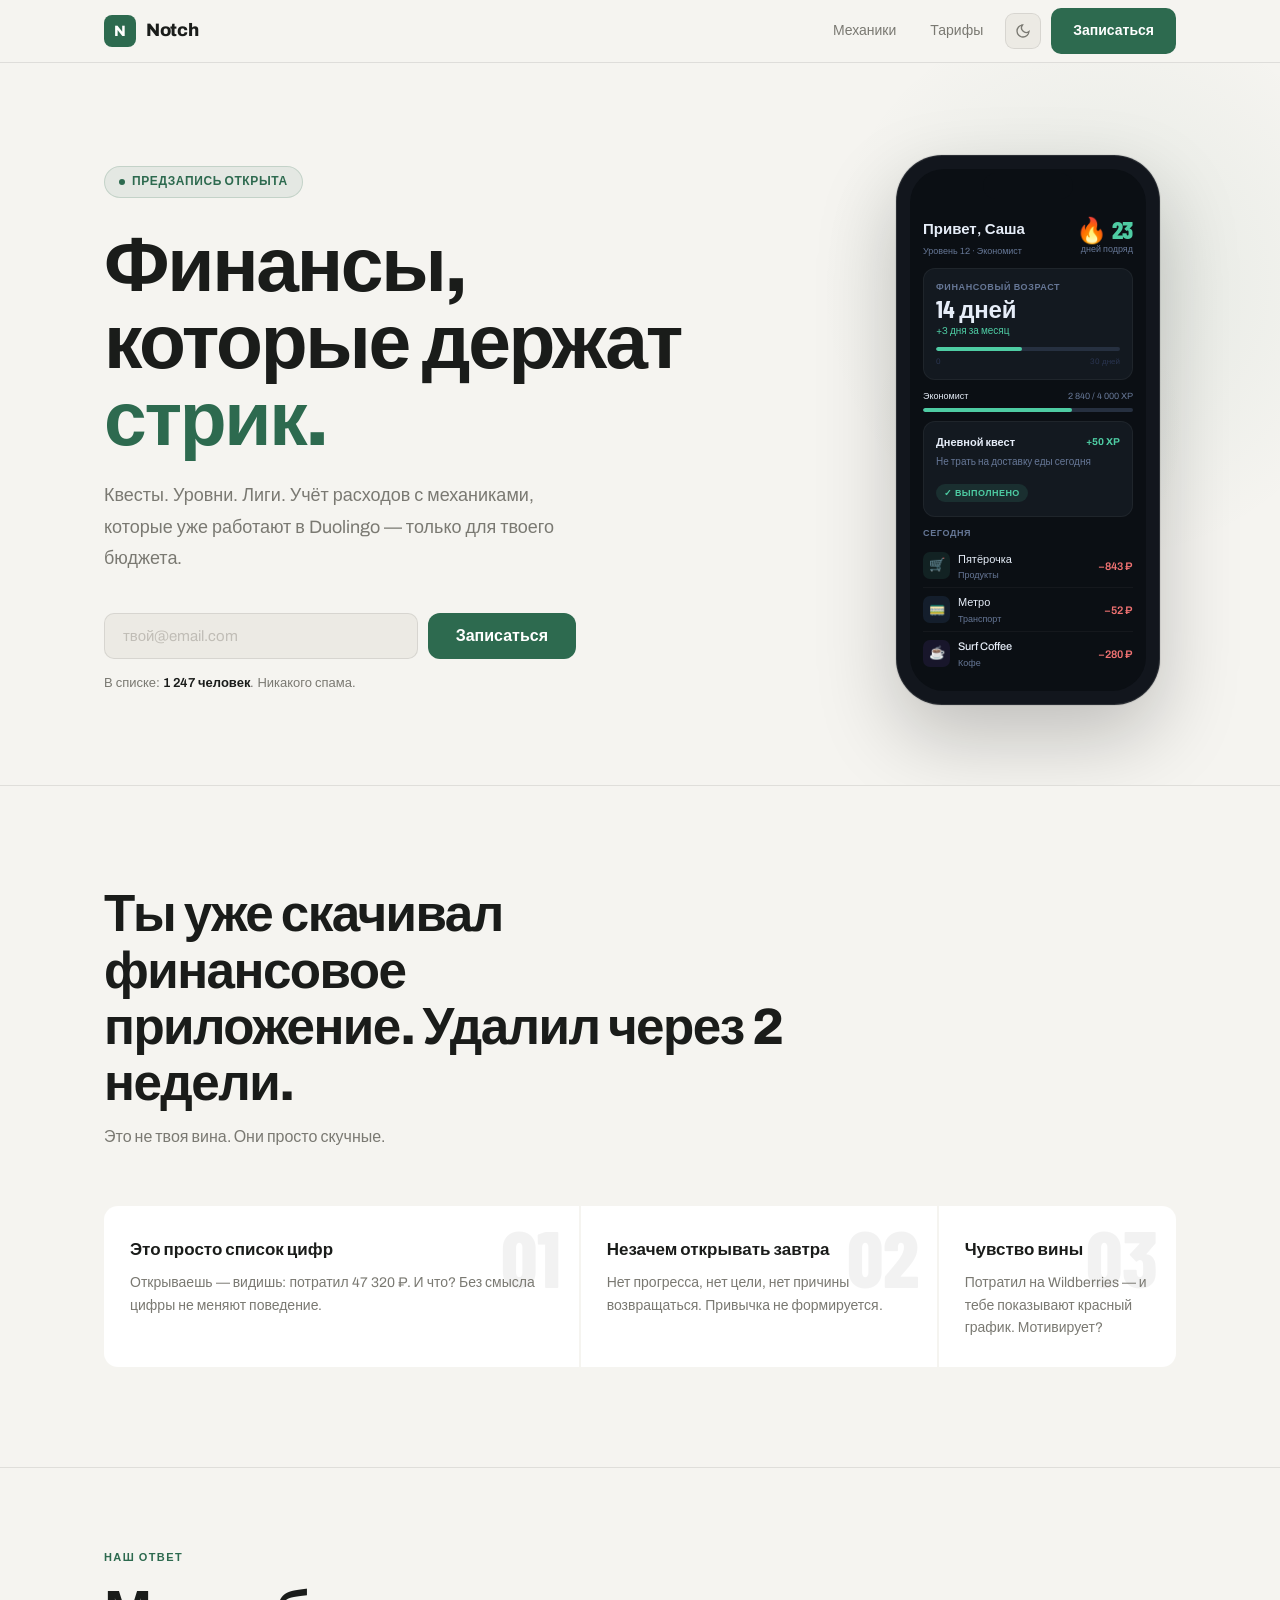
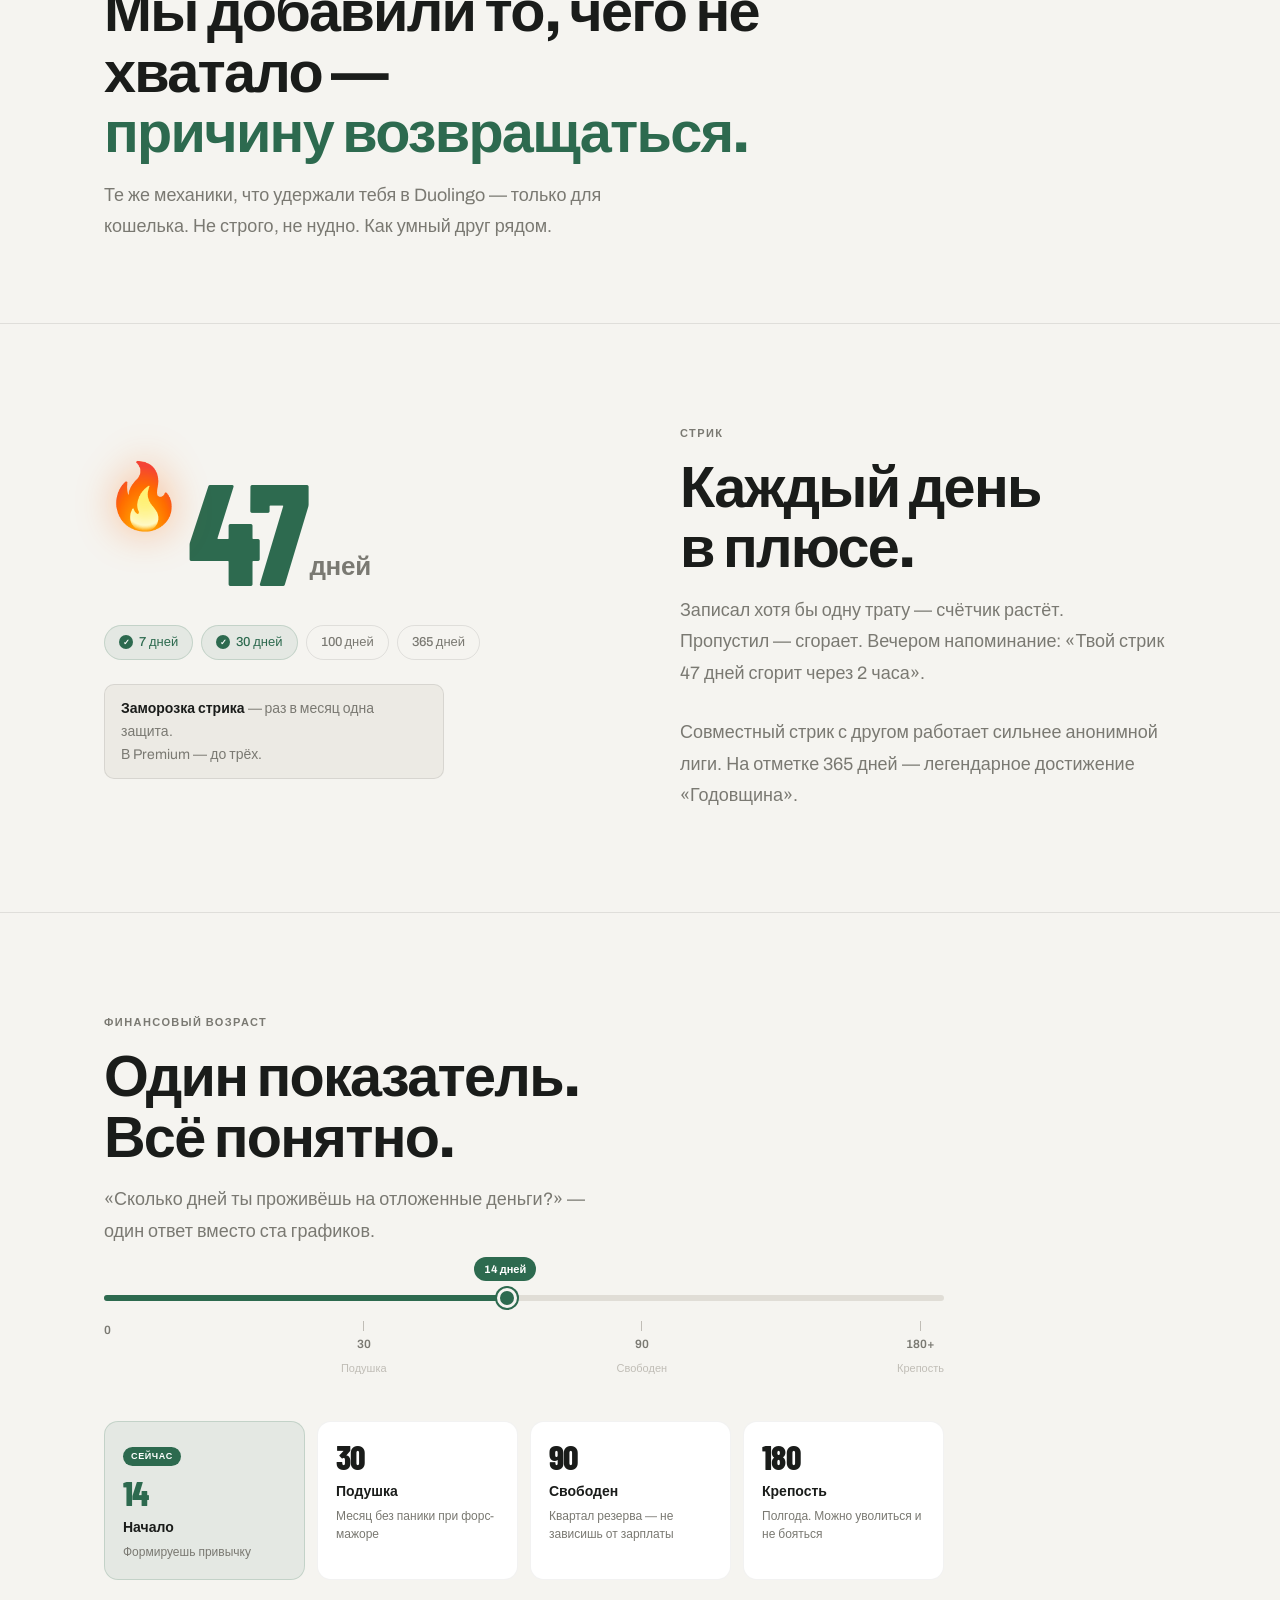
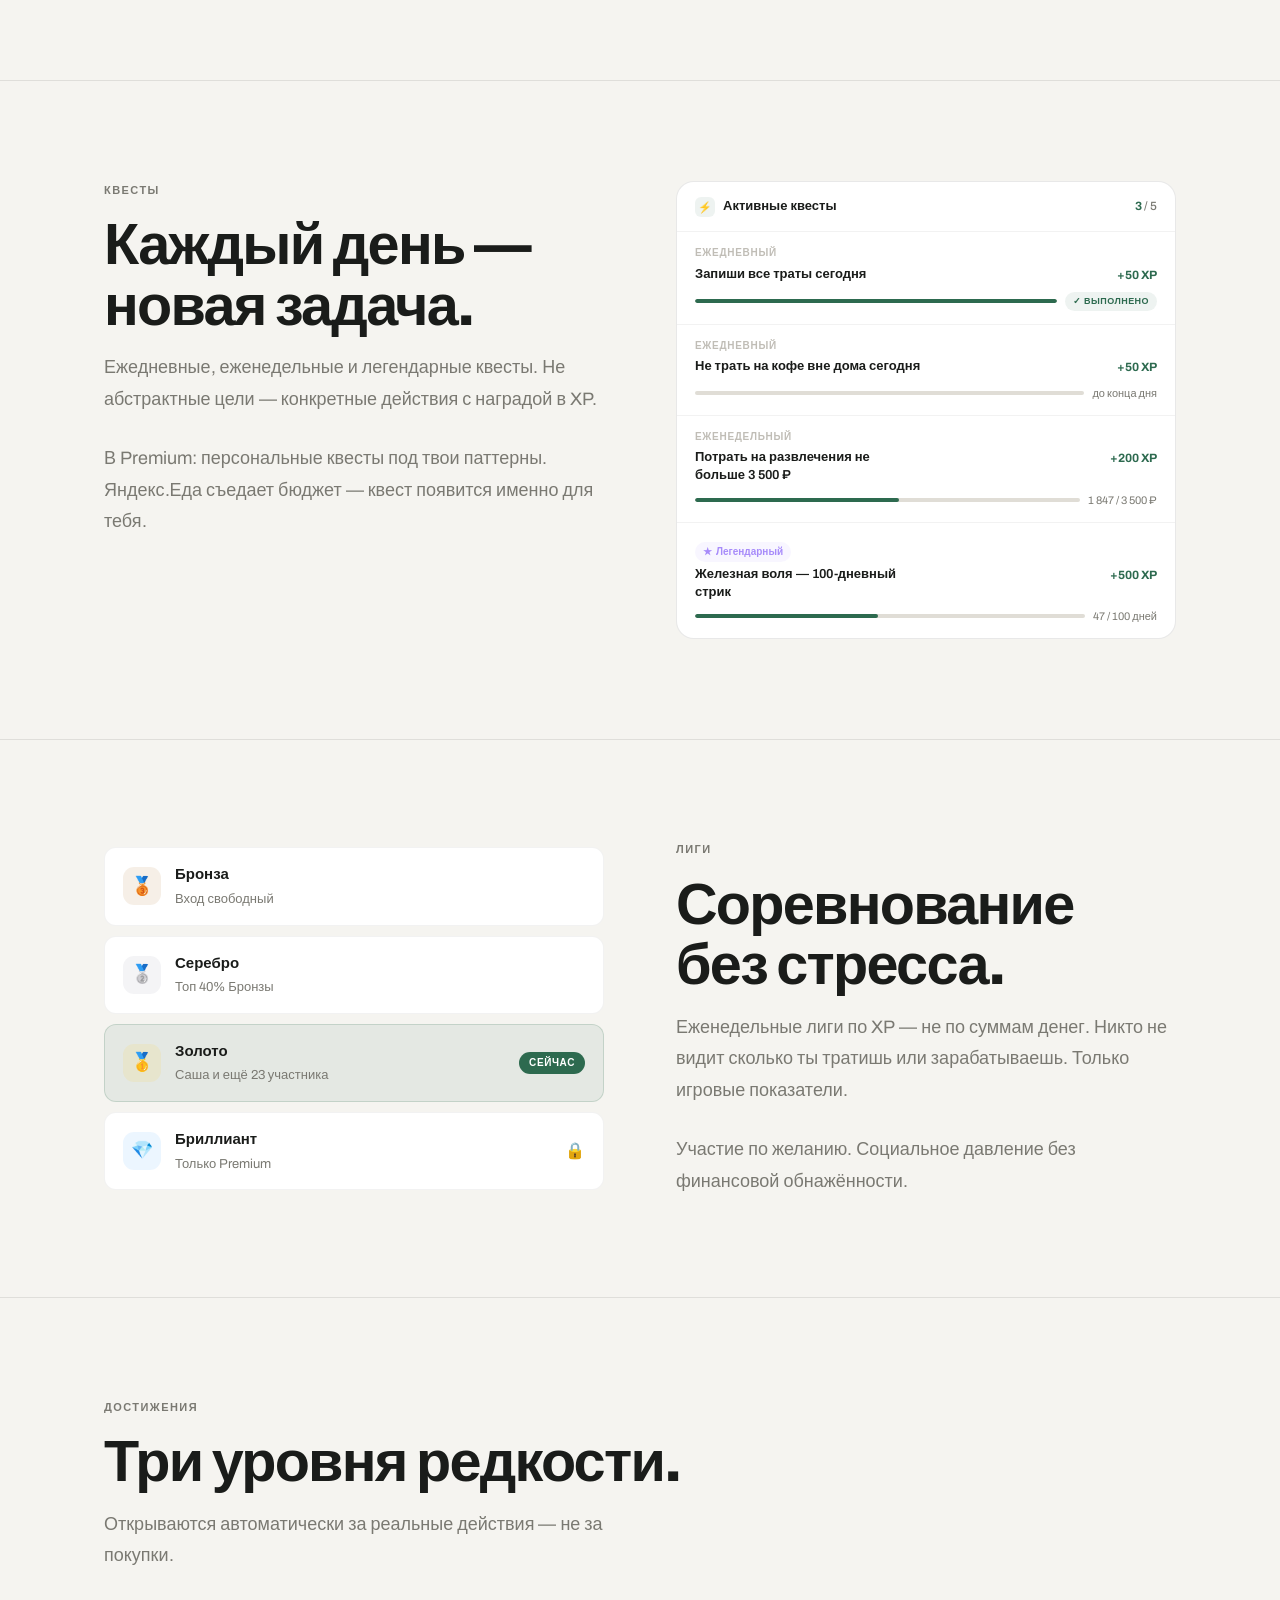
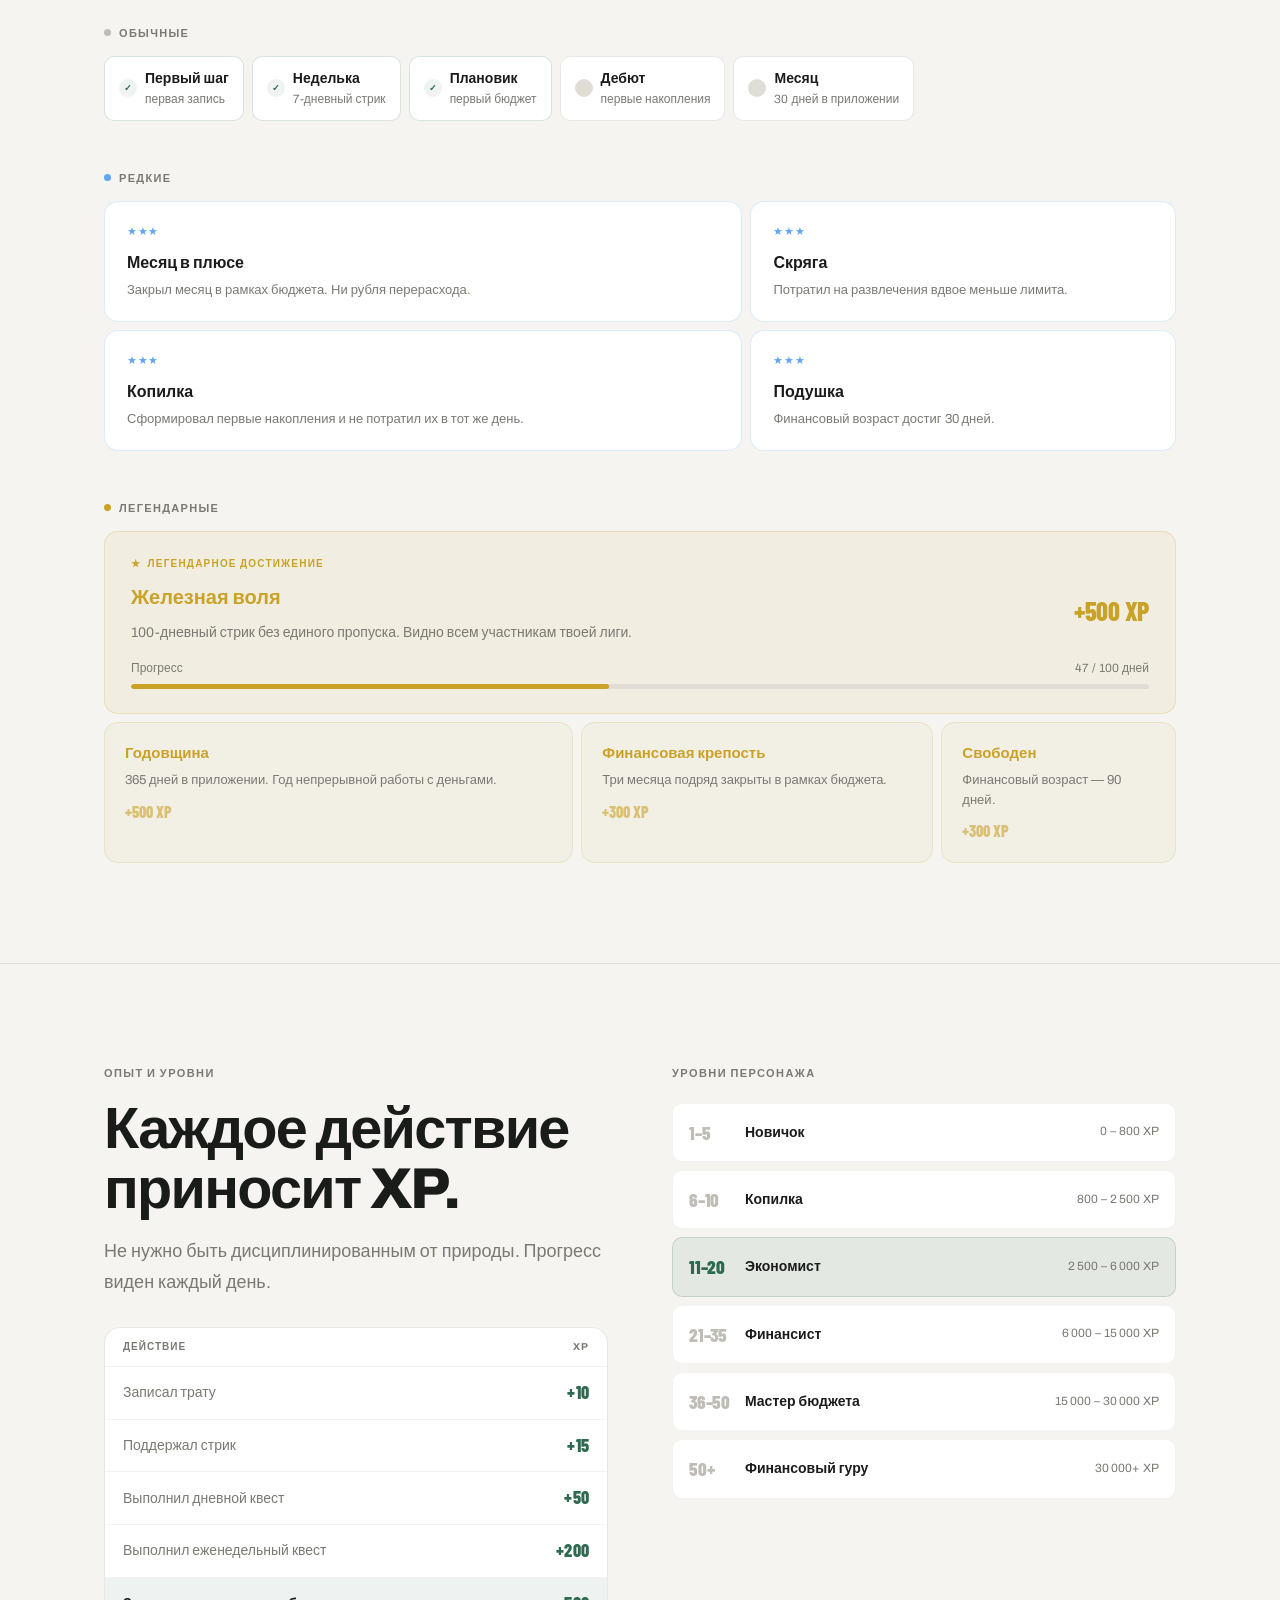
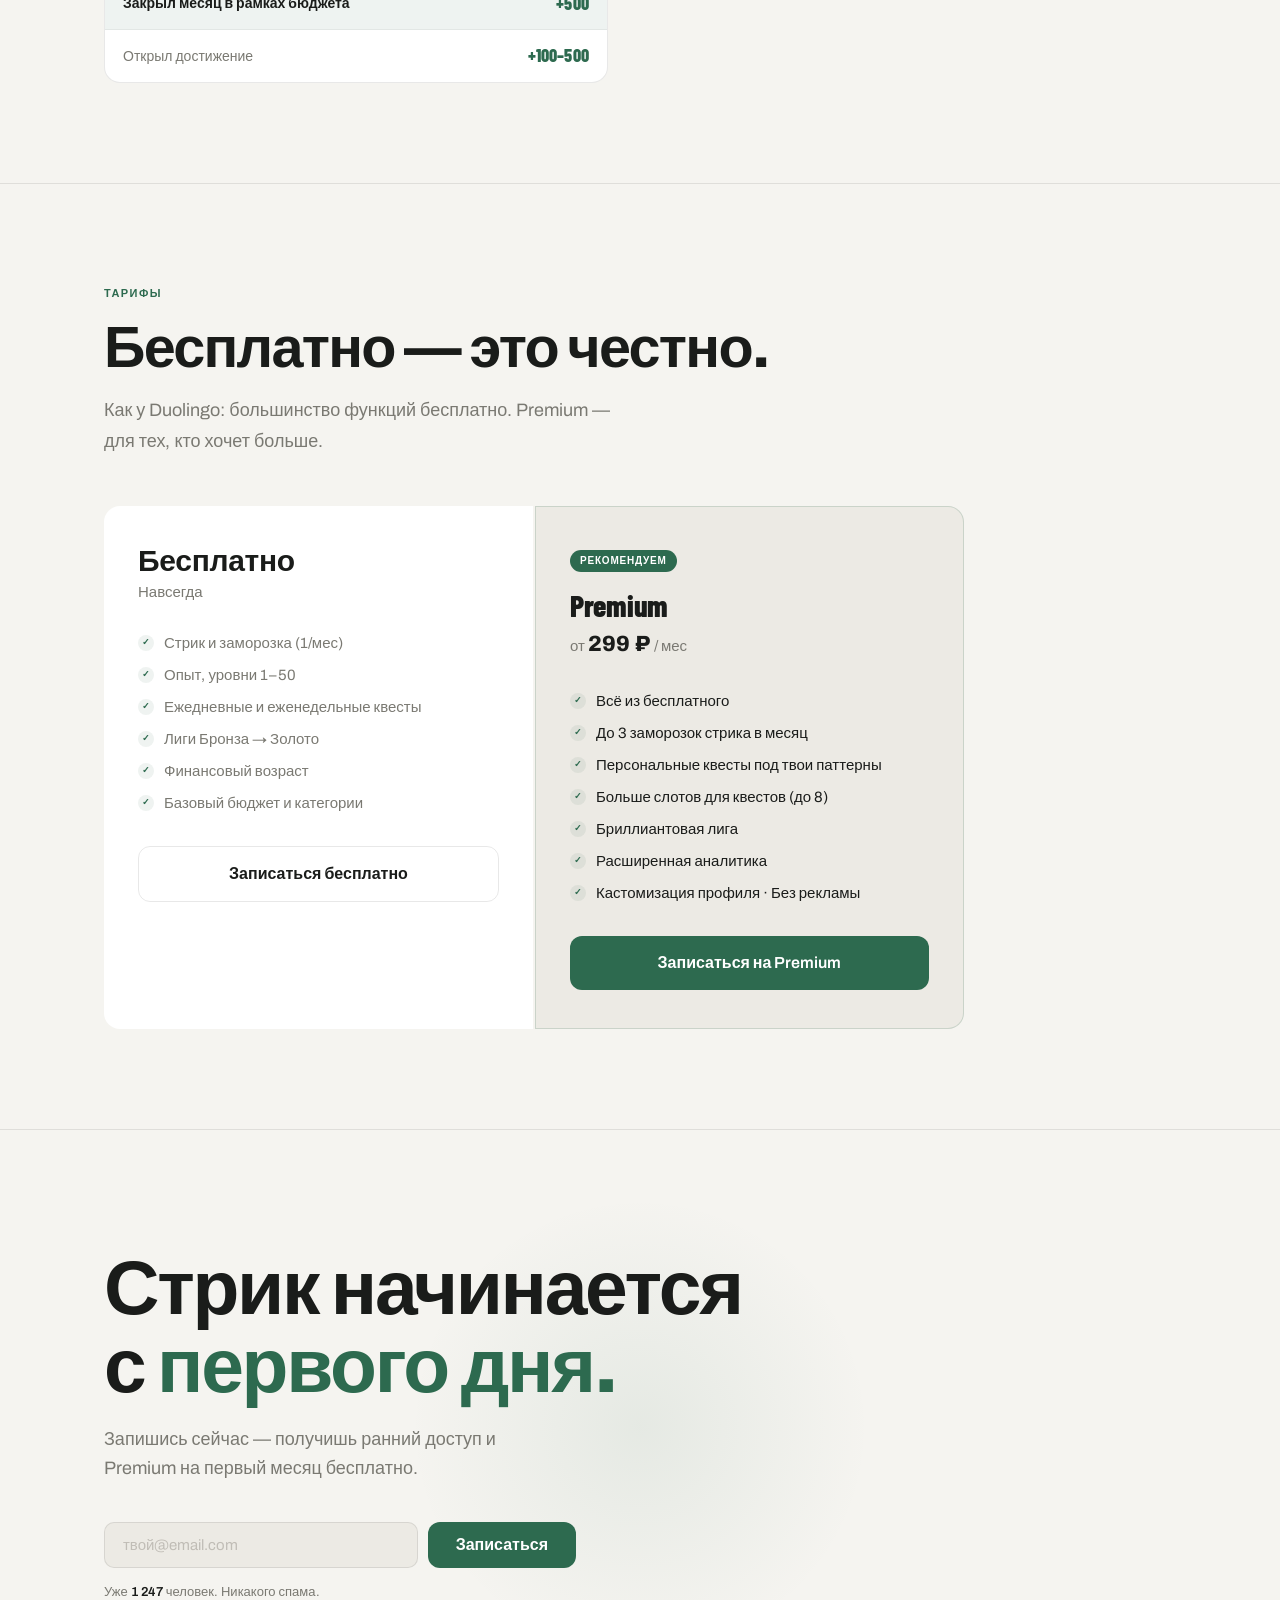
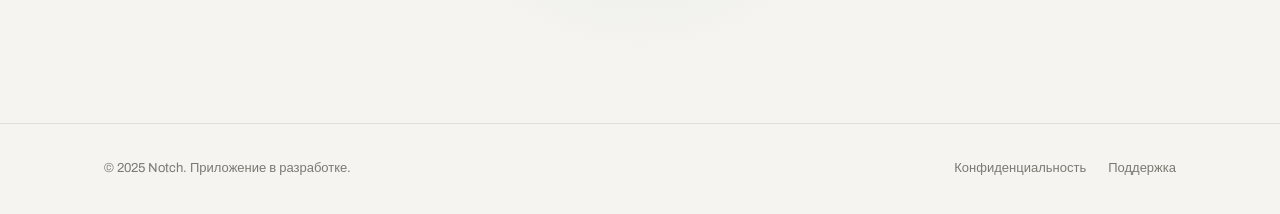
<file: index.html>
<!DOCTYPE html>
<html lang="ru" data-theme="dark">
<head>
  <meta charset="UTF-8">
  <meta name="viewport" content="width=device-width, initial-scale=1.0">
  <title>Notch — финансы с прогрессом</title>
  <meta name="description" content="Учёт расходов с квестами, стриками и уровнями. Как Duolingo, только для кошелька.">

  <!-- Favicon — inline SVG, без внешних файлов -->
  <link rel="icon" href="data:image/svg+xml,<svg xmlns='http://www.w3.org/2000/svg' viewBox='0 0 32 32'><rect width='32' height='32' rx='8' fill='%234ECCA3'/><text x='16' y='23' text-anchor='middle' font-family='Arial Black,sans-serif' font-size='20' font-weight='900' fill='%230B0F14'>N</text></svg>">

  <!-- Open Graph — Telegram, VK, WhatsApp, iMessage -->
  <meta property="og:type"        content="website">
  <meta property="og:url"         content="https://melodious-moonbeam-48037f.netlify.app/">
  <meta property="og:site_name"   content="Notch">
  <meta property="og:title"       content="Notch — финансы с прогрессом">
  <meta property="og:description" content="Учёт расходов с квестами, стриками и уровнями. Как Duolingo, только для кошелька.">
  <meta property="og:image"       content="https://melodious-moonbeam-48037f.netlify.app/og.png">
  <meta property="og:image:width" content="1200">
  <meta property="og:image:height" content="630">
  <meta name="twitter:image"      content="https://melodious-moonbeam-48037f.netlify.app/og.png">

  <!-- Twitter / X -->
  <meta name="twitter:card"        content="summary">
  <meta name="twitter:title"       content="Notch — финансы с прогрессом">
  <meta name="twitter:description" content="Учёт расходов с квестами, стриками и уровнями. Как Duolingo, только для кошелька.">

  <link rel="preconnect" href="https://fonts.googleapis.com">
  <link rel="preconnect" href="https://fonts.gstatic.com" crossorigin>
  <link href="https://fonts.googleapis.com/css2?family=Archivo:wght@400;500;600;700;800&family=Barlow+Condensed:wght@700;800&display=swap" rel="stylesheet">
  <style>
    *, *::before, *::after { margin: 0; padding: 0; box-sizing: border-box; }

    /* ── DARK THEME (default) ── */
    :root {
      color-scheme: dark;
      --bg:       #0B0F14;
      --s1:       #131920;
      --s2:       #1C2432;
      --s3:       #263040;
      --accent:   #4ECCA3;
      --a10:      rgba(78,204,163,.10);
      --a20:      rgba(78,204,163,.20);
      --a40:      rgba(78,204,163,.40);
      --text:     #E6EDF8;
      --t2:       #667796;
      --t3:       #2A3550;
      --green:    #4ECCA3;
      --red:      #F07272;
      --border:   rgba(255,255,255,.07);
      --b2:       rgba(255,255,255,.04);
      --shadow:   0 32px 80px rgba(0,0,0,.5);
      --shadow-sm:0 4px 16px rgba(0,0,0,.3);
      --phone-glow: rgba(78,204,163,.15);
      --logo-text: #000;
    }

    /* ── LIGHT THEME ── */
    [data-theme="light"] {
      color-scheme: light;
      --bg:       #F5F4F0;
      --s1:       #FFFFFF;
      --s2:       #ECEAE4;
      --s3:       #E0DDD6;
      --accent:   #2D6A4F;
      --a10:      rgba(45,106,79,.08);
      --a20:      rgba(45,106,79,.18);
      --a40:      rgba(45,106,79,.35);
      --text:     #1A1C1A;
      --t2:       #7A7972;
      --t3:       #C0BDB6;
      --green:    #2D6A4F;
      --red:      #C03A2B;
      --border:   rgba(0,0,0,.09);
      --b2:       rgba(0,0,0,.05);
      --shadow:   0 24px 64px rgba(0,0,0,.12);
      --shadow-sm:0 2px 8px rgba(0,0,0,.08);
      --phone-glow: rgba(45,106,79,.08);
      --logo-text: #fff;
    }

    /* ── THEME TRANSITIONS ── */
    html { transition: background-color .3s ease; }
    body, nav, .card, .p-item, .ql-quest, .league-item,
    .xp-table, .level-row, .pricing-col, .fa-level-card,
    .streak-freeze-note, .input, footer {
      transition:
        background-color .3s ease,
        border-color .3s ease,
        color .3s ease,
        box-shadow .3s ease;
    }

    html { scroll-behavior: smooth; }

    body {
      font-family: 'Archivo', sans-serif;
      background: var(--bg);
      color: var(--text);
      font-size: 17px;
      line-height: 1.65;
      -webkit-font-smoothing: antialiased;
      overflow-x: hidden;
    }

    /* ── UTIL ── */
    .container { max-width: 1120px; margin: 0 auto; padding: 0 24px; }
    .accent    { color: var(--accent); }
    .muted     { color: var(--t2); }

    .reveal {
      opacity: 0;
      transform: translateY(24px);
      transition: opacity .6s cubic-bezier(0.23,1,0.32,1),
                  transform .6s cubic-bezier(0.23,1,0.32,1);
    }
    .reveal.in { opacity: 1; transform: translateY(0); }
    .d1 { transition-delay: .1s; }
    .d2 { transition-delay: .2s; }
    .d3 { transition-delay: .3s; }
    .d4 { transition-delay: .4s; }

    /* ── NAV ── */
    nav {
      position: sticky; top: 0; z-index: 200;
      border-bottom: 1px solid var(--border);
      background: color-mix(in srgb, var(--bg) 85%, transparent);
      backdrop-filter: blur(20px);
      -webkit-backdrop-filter: blur(20px);
    }
    .nav-inner {
      display: flex; align-items: center;
      justify-content: space-between; height: 62px;
    }
    .nav-logo {
      display: flex; align-items: center; gap: 10px;
      text-decoration: none; color: var(--text);
      font-weight: 800; font-size: 18px; letter-spacing: -.02em;
    }
    .logo-mark {
      width: 32px; height: 32px; background: var(--accent);
      border-radius: 8px; display: flex; align-items: center;
      justify-content: center; font-size: 15px; font-weight: 800;
      color: var(--logo-text); flex-shrink: 0;
      transition: background-color .3s ease, color .3s ease;
    }
    .nav-right { display: flex; align-items: center; gap: 10px; }

    .nav-link {
      color: var(--t2); text-decoration: none;
      font-size: 14px; font-weight: 500;
      padding: 6px 12px; border-radius: 8px;
      transition: color .2s, background-color .2s;
    }
    .nav-link:hover { color: var(--text); background: var(--b2); }

    /* ── THEME TOGGLE ── */
    .theme-btn {
      width: 36px; height: 36px; border-radius: 9px;
      background: var(--s2); border: 1px solid var(--border);
      cursor: pointer; display: flex; align-items: center;
      justify-content: center; color: var(--t2);
      transition: background-color .2s, border-color .2s,
                  color .2s, transform .15s cubic-bezier(0.23,1,0.32,1);
    }
    .theme-btn:hover { color: var(--text); background: var(--s3); }
    .theme-btn:active { transform: scale(0.92); }
    .theme-btn svg { width: 16px; height: 16px; flex-shrink: 0; }

    [data-theme="dark"]  .icon-moon { display: none; }
    [data-theme="light"] .icon-sun  { display: none; }

    /* ── BUTTONS ── */
    .btn {
      display: inline-flex; align-items: center; justify-content: center;
      gap: 8px; font-family: 'Archivo', sans-serif; font-weight: 600;
      font-size: 14px; border: none; cursor: pointer; text-decoration: none;
      transition: opacity .2s, transform .15s cubic-bezier(0.23,1,0.32,1);
    }
    .btn:active { transform: scale(0.96); }

    .btn-primary {
      background: var(--accent); color: var(--logo-text);
      padding: 11px 22px; border-radius: 10px;
    }
    .btn-primary:hover { opacity: .88; }

    .btn-ghost {
      background: transparent; color: var(--text);
      padding: 11px 20px; border-radius: 10px;
      border: 1px solid var(--border);
    }
    .btn-ghost:hover { border-color: color-mix(in srgb, var(--text) 30%, transparent); }

    .btn-lg { font-size: 16px; padding: 14px 28px; border-radius: 12px; }

    /* ── INPUT ── */
    .input {
      background: var(--s2); border: 1px solid var(--border);
      color: var(--text); font-family: 'Archivo', sans-serif;
      font-size: 15px; padding: 13px 18px; border-radius: 10px;
      outline: none; transition: border-color .2s; width: 100%;
    }
    .input::placeholder { color: var(--t3); }
    .input:focus { border-color: var(--a40); }

    /* ── HERO ── */
    .hero {
      padding: 92px 0 80px; position: relative; overflow: hidden;
    }
    .hero-glow {
      position: absolute; width: 640px; height: 640px;
      background: radial-gradient(circle, var(--a10) 0%, transparent 62%);
      top: -100px; right: -140px; pointer-events: none;
    }
    .hero-grid {
      display: grid; grid-template-columns: 1fr 296px;
      gap: 72px; align-items: center;
    }

    .hero-tag {
      display: inline-flex; align-items: center; gap: 7px;
      background: var(--a10); border: 1px solid var(--a20);
      color: var(--accent); font-size: 12px; font-weight: 600;
      letter-spacing: .05em; text-transform: uppercase;
      padding: 5px 14px; border-radius: 100px; margin-bottom: 30px;
    }
    .dot {
      width: 6px; height: 6px; background: var(--accent); border-radius: 50%;
      animation: blink 2.4s ease-in-out infinite;
    }
    @keyframes blink { 0%,100%{opacity:1}50%{opacity:.25} }

    .hero h1 {
      font-weight: 800; font-size: clamp(48px, 6vw, 84px);
      line-height: 1.0; letter-spacing: -.03em; margin-bottom: 22px;
    }
    .hero-sub {
      font-size: 18px; color: var(--t2); line-height: 1.75;
      max-width: 480px; margin-bottom: 38px;
    }
    .form-row {
      display: flex; gap: 10px; margin-bottom: 14px; max-width: 472px;
    }
    .form-meta { font-size: 13px; color: var(--t2); }
    .form-meta strong { color: var(--text); font-weight: 600; }

    .form-success {
      display: none; align-items: center; gap: 10px;
      color: var(--green); font-weight: 600; font-size: 16px;
    }
    .form-success.show { display: flex; }

    /* ── PHONE ── */
    .phone-wrap {
      position: relative; display: flex; justify-content: center;
    }
    .phone-glow {
      position: absolute; width: 340px; height: 340px;
      background: radial-gradient(circle, var(--phone-glow) 0%, transparent 65%);
      top: 50%; left: 50%; transform: translate(-50%,-50%);
      pointer-events: none;
      transition: background .3s ease;
    }
    /* phone screen is always dark — it represents the app */
    .phone {
      width: 264px; background: #12161D; border-radius: 46px; padding: 13px;
      border: 1.5px solid rgba(255,255,255,.1);
      box-shadow: 0 48px 100px rgba(0,0,0,.55), 0 0 0 1px rgba(0,0,0,.6),
                  inset 0 1px 0 rgba(255,255,255,.06);
      position: relative; z-index: 1;
    }
    [data-theme="light"] .phone {
      box-shadow: 0 32px 80px rgba(0,0,0,.22), 0 0 0 1px rgba(0,0,0,.06);
    }
    .phone::before {
      content: ''; position: absolute; top: 17px; left: 50%;
      transform: translateX(-50%); width: 90px; height: 26px;
      background: #0B0F14; border-radius: 16px; z-index: 10;
    }
    .phone-screen {
      background: #0B0F14; border-radius: 34px; overflow: hidden;
      padding: 48px 13px 16px;
      display: flex; flex-direction: column; gap: 9px; min-height: 510px;
    }

    /* phone ui – always dark palette */
    .pp-row  { display: flex; justify-content: space-between; align-items: flex-start; }
    .pp-name { font-size: 15px; font-weight: 600; color: #E6EDF8; }
    .pp-rank { font-size: 9px; color: #667796; margin-top: 2px; }
    .pp-streak {
      font-family: 'Barlow Condensed', sans-serif;
      font-size: 25px; font-weight: 800; color: #4ECCA3;
      line-height: 1; letter-spacing: -.01em; text-align: right;
    }
    .pp-streak-sub { font-size: 9px; color: #667796; text-align: right; }
    .pp-card {
      background: #131920; border: 1px solid rgba(255,255,255,.05);
      border-radius: 12px; padding: 11px 12px;
    }
    .pp-lbl {
      font-size: 9px; font-weight: 600; text-transform: uppercase;
      letter-spacing: .07em; color: #667796; margin-bottom: 3px;
    }
    .pp-val {
      font-family: 'Barlow Condensed', sans-serif;
      font-size: 24px; font-weight: 700; line-height: 1;
      letter-spacing: -.01em; margin-bottom: 2px; color: #E6EDF8;
    }
    .pp-plus { font-size: 10px; color: #4ECCA3; margin-bottom: 7px; }
    .pp-bar  { height: 4px; background: #263040; border-radius: 3px; overflow: hidden; }
    .pp-fill { height: 100%; border-radius: 3px; background: #4ECCA3; transition: width 1.4s cubic-bezier(0.23,1,0.32,1); }
    .pp-fill.amber { background: #FF9500; }
    .pp-range {
      display: flex; justify-content: space-between;
      font-size: 8px; color: #2A3550; margin-top: 4px;
    }
    .pp-xr   { display: flex; justify-content: space-between; font-size: 9px; color: #667796; margin-bottom: 4px; }
    .pp-qt   { display: flex; justify-content: space-between; align-items: center; margin-bottom: 3px; }
    .pp-qn   { font-size: 11px; font-weight: 600; color: #E6EDF8; }
    .pp-qxp  { font-size: 10px; color: #4ECCA3; font-weight: 700; }
    .pp-qd   { font-size: 10px; color: #667796; margin-bottom: 6px; }
    .pp-done {
      display: inline-block; font-size: 9px; font-weight: 700;
      text-transform: uppercase; letter-spacing: .05em;
      background: rgba(78,204,163,.12); color: #4ECCA3;
      padding: 2px 8px; border-radius: 100px;
    }
    .pp-txh  { font-size: 9px; font-weight: 600; text-transform: uppercase; letter-spacing: .07em; color: #667796; margin-bottom: 4px; }
    .pp-tx   { display: flex; align-items: center; gap: 8px; padding: 5px 0; }
    .pp-tx + .pp-tx { border-top: 1px solid rgba(255,255,255,.04); }
    .pp-ico  { width: 27px; height: 27px; border-radius: 7px; display: flex; align-items: center; justify-content: center; font-size: 13px; flex-shrink: 0; }
    .pp-ico.food  { background: rgba(78,204,163,.1); }
    .pp-ico.metro { background: rgba(96,165,250,.1); }
    .pp-ico.coffee{ background: rgba(139,92,246,.1); }
    .pp-tn   { font-size: 11px; font-weight: 500; color: #E6EDF8; }
    .pp-tc   { font-size: 9px; color: #667796; }
    .pp-ta   { margin-left: auto; font-size: 11px; font-weight: 600; color: #F07272; }

    /* ── SECTION BASE ── */
    .section { padding: 100px 0; border-top: 1px solid var(--border); }
    .section-sm { padding: 80px 0; border-top: 1px solid var(--border); }

    .eyebrow {
      font-size: 11px; font-weight: 700; text-transform: uppercase;
      letter-spacing: .13em; color: var(--accent); margin-bottom: 16px;
    }
    .eyebrow-muted {
      font-size: 11px; font-weight: 700; text-transform: uppercase;
      letter-spacing: .13em; color: var(--t2); margin-bottom: 16px;
    }
    .sec-title {
      font-weight: 800; font-size: clamp(32px, 4.5vw, 58px);
      letter-spacing: -.03em; line-height: 1.05; margin-bottom: 16px;
    }
    .sec-sub {
      font-size: 18px; color: var(--t2); line-height: 1.75; max-width: 520px;
    }

    /* ── CARD ── */
    .card {
      background: var(--s1); border: 1px solid var(--border);
      border-radius: 16px;
    }

    /* ── PROBLEM ── */
    .problem-head { margin-bottom: 56px; }
    .problem-statement {
      font-weight: 800; font-size: clamp(30px, 4vw, 52px);
      letter-spacing: -.03em; line-height: 1.1; max-width: 680px; margin-bottom: 12px;
    }
    .problem-strip { display: grid; grid-template-columns: 2fr 1.5fr 1fr; gap: 2px; }
    .p-item {
      background: var(--s1); padding: 30px 26px 28px; position: relative; overflow: hidden;
    }
    .p-item:first-child { border-radius: 14px 0 0 14px; }
    .p-item:last-child  { border-radius: 0 14px 14px 0; }
    .p-ghost {
      position: absolute; top: 10px; right: 18px;
      font-family: 'Barlow Condensed', sans-serif;
      font-size: 80px; font-weight: 800; color: var(--b2);
      line-height: 1; user-select: none; pointer-events: none;
    }
    .p-heading { font-size: 17px; font-weight: 700; margin-bottom: 8px; position: relative; }
    .p-body { font-size: 14px; color: var(--t2); line-height: 1.6; position: relative; }

    /* ── STREAK ── */
    .streak-grid { display: grid; grid-template-columns: 1fr 1fr; gap: 80px; align-items: center; }
    .streak-visual { display: flex; flex-direction: column; gap: 24px; }
    .streak-counter { display: flex; align-items: flex-start; gap: 4px; }
    .streak-fire { font-size: 64px; line-height: 1; filter: drop-shadow(0 0 20px rgba(255,100,0,.4)); margin-top: 8px; }
    .streak-big {
      font-family: 'Barlow Condensed', sans-serif;
      font-size: clamp(88px, 12vw, 144px);
      font-weight: 800; color: var(--accent); line-height: 1;
      letter-spacing: -.03em;
    }
    .streak-suffix {
      font-family: 'Barlow Condensed', sans-serif;
      font-size: 26px; font-weight: 700; color: var(--t2);
      align-self: flex-end; margin-bottom: 14px; letter-spacing: -.01em;
    }
    .milestones { display: flex; flex-wrap: wrap; gap: 8px; }
    .ms {
      display: inline-flex; align-items: center; gap: 6px;
      padding: 6px 14px; border-radius: 100px;
      font-size: 13px; font-weight: 500;
      border: 1px solid var(--border); color: var(--t2);
    }
    .ms.done { background: var(--a10); border-color: var(--a20); color: var(--accent); }
    .ms-ck {
      width: 14px; height: 14px; background: var(--accent);
      border-radius: 50%; display: inline-flex; align-items: center;
      justify-content: center; font-size: 8px; font-weight: 800;
      color: var(--logo-text);
    }
    .streak-freeze-note {
      font-size: 14px; color: var(--t2); background: var(--s2);
      border: 1px solid var(--border); border-radius: 10px;
      padding: 12px 16px; max-width: 340px;
    }
    .streak-freeze-note strong { color: var(--text); }

    /* ── FINANCIAL AGE ── */
    .fa-wrap { max-width: 840px; }
    .fa-timeline { margin-top: 48px; }
    .fa-track { height: 6px; background: var(--s3); border-radius: 4px; margin-bottom: 20px; position: relative; }
    .fa-fill  { height: 100%; background: var(--accent); border-radius: 4px; position: relative; transition: width 1.4s cubic-bezier(0.23,1,0.32,1); }
    .fa-cursor {
      position: absolute; right: -10px; top: 50%; transform: translateY(-50%);
      width: 20px; height: 20px; background: var(--accent); border-radius: 50%;
      border: 3px solid var(--bg); box-shadow: 0 0 0 2px var(--accent);
      transition: border-color .3s ease;
    }
    .fa-cursor-label {
      position: absolute; right: -22px; top: -34px;
      background: var(--accent); color: var(--logo-text);
      font-size: 11px; font-weight: 700; padding: 3px 10px;
      border-radius: 100px; white-space: nowrap;
      transition: background-color .3s, color .3s;
    }
    .fa-marks { display: flex; justify-content: space-between; }
    .fa-mark  { display: flex; flex-direction: column; align-items: center; gap: 4px; }
    .fa-mark-line { width: 1px; height: 10px; background: var(--t3); }
    .fa-mark-day  { font-size: 12px; font-weight: 600; color: var(--t2); }
    .fa-mark-name { font-size: 11px; color: var(--t3); }
    .fa-cards { display: grid; grid-template-columns: repeat(4,1fr); gap: 12px; margin-top: 44px; }
    .fa-card {
      background: var(--s1); border: 1px solid var(--b2);
      border-radius: 14px; padding: 18px;
    }
    .fa-card.current { background: var(--a10); border-color: var(--a20); }
    .fa-now-tag {
      display: inline-block; background: var(--accent); color: var(--logo-text);
      font-size: 9px; font-weight: 800; text-transform: uppercase; letter-spacing: .07em;
      padding: 2px 8px; border-radius: 100px; margin-bottom: 10px;
      transition: background-color .3s, color .3s;
    }
    .fa-days {
      font-family: 'Barlow Condensed', sans-serif;
      font-size: 34px; font-weight: 800; letter-spacing: -.02em; line-height: 1; margin-bottom: 6px;
    }
    .fa-card.current .fa-days { color: var(--accent); }
    .fa-name { font-size: 14px; font-weight: 700; margin-bottom: 4px; }
    .fa-desc { font-size: 12px; color: var(--t2); line-height: 1.5; }

    /* ── QUESTS ── */
    .quest-grid { display: grid; grid-template-columns: 1fr 1fr; gap: 72px; align-items: start; }
    .quest-log { background: var(--s1); border: 1px solid var(--border); border-radius: 18px; overflow: hidden; }
    .ql-head {
      display: flex; justify-content: space-between; align-items: center;
      padding: 14px 18px; border-bottom: 1px solid var(--b2);
    }
    .ql-title { font-size: 13px; font-weight: 700; display: flex; align-items: center; gap: 8px; }
    .ql-icon {
      width: 20px; height: 20px; background: var(--a10);
      border-radius: 6px; display: flex; align-items: center;
      justify-content: center; color: var(--accent); font-size: 11px;
    }
    .ql-slots { font-size: 12px; color: var(--t2); font-weight: 500; }
    .ql-slots strong { color: var(--accent); }
    .ql-q {
      padding: 13px 18px; border-bottom: 1px solid var(--b2);
      transition: background-color .15s;
    }
    .ql-q:last-child { border-bottom: none; }
    .ql-q:hover { background: var(--s2); }
    .ql-type { font-size: 10px; color: var(--t3); text-transform: uppercase; letter-spacing: .07em; font-weight: 600; margin-bottom: 4px; }
    .ql-legend { display: inline-block; font-size: 10px; color: #A78BFA; font-weight: 700; background: rgba(167,139,250,.08); padding: 2px 8px; border-radius: 100px; margin-bottom: 4px; }
    .ql-top { display: flex; justify-content: space-between; align-items: flex-start; margin-bottom: 6px; }
    .ql-name { font-size: 13px; font-weight: 600; line-height: 1.35; max-width: 230px; }
    .ql-xp   { font-size: 12px; font-weight: 700; color: var(--accent); margin-left: 10px; white-space: nowrap; }
    .ql-prog { display: flex; align-items: center; gap: 8px; }
    .ql-bar  { flex: 1; height: 4px; background: var(--s3); border-radius: 3px; overflow: hidden; }
    .ql-fill { height: 100%; border-radius: 3px; background: var(--accent); }
    .ql-fill.g { background: var(--green); }
    .ql-lbl  { font-size: 11px; color: var(--t2); white-space: nowrap; }
    .ql-done { display: inline-block; font-size: 9px; font-weight: 700; text-transform: uppercase; letter-spacing: .05em; background: var(--a10); color: var(--green); padding: 2px 8px; border-radius: 100px; }

    /* ── LEAGUES ── */
    .league-grid { display: grid; grid-template-columns: 1fr 1fr; gap: 72px; align-items: center; }
    .league-track { display: flex; flex-direction: column; gap: 10px; }
    .league-item {
      display: flex; align-items: center; gap: 14px;
      padding: 14px 18px; border-radius: 12px;
      border: 1px solid var(--b2); background: var(--s1);
    }
    .league-item.active { border-color: var(--a20); background: var(--a10); }
    .l-badge {
      width: 38px; height: 38px; border-radius: 11px;
      display: flex; align-items: center; justify-content: center;
      font-size: 18px; flex-shrink: 0;
    }
    .l-bronze  { background: rgba(180,120,60,.12);  color: #CD853F; }
    .l-silver  { background: rgba(160,164,180,.12);  color: #AAB4BE; }
    .l-gold    { background: rgba(255,200,40,.12);   color: #FFD700; }
    .l-diamond { background: rgba(100,180,255,.12);  color: #60B8FF; }
    .l-name { font-size: 15px; font-weight: 600; margin-bottom: 2px; }
    .l-desc { font-size: 13px; color: var(--t2); }
    .l-now {
      background: var(--accent); color: var(--logo-text);
      font-size: 10px; font-weight: 800; text-transform: uppercase;
      letter-spacing: .06em; padding: 3px 10px; border-radius: 100px;
      margin-left: auto; flex-shrink: 0;
      transition: background-color .3s, color .3s;
    }
    .l-lock { color: var(--t3); font-size: 16px; margin-left: auto; }

    /* ── XP TABLE ── */
    .xp-grid { display: grid; grid-template-columns: 1fr 1fr; gap: 64px; align-items: start; }
    .xp-table { background: var(--s1); border: 1px solid var(--border); border-radius: 16px; overflow: hidden; }
    .xp-thead {
      display: grid; grid-template-columns: 1fr auto;
      padding: 11px 18px; border-bottom: 1px solid var(--b2);
      font-size: 10px; font-weight: 700; text-transform: uppercase;
      letter-spacing: .1em; color: var(--t2);
    }
    .xp-row {
      display: grid; grid-template-columns: 1fr auto;
      padding: 11px 18px; font-size: 14px;
      border-bottom: 1px solid var(--b2); align-items: center;
      transition: background-color .15s;
    }
    .xp-row:last-child { border-bottom: none; }
    .xp-row:hover { background: var(--s2); }
    .xp-row.hi { background: var(--a10); }
    .xp-row.hi:hover { background: var(--a10); }
    .xp-act { color: var(--t2); }
    .xp-row.hi .xp-act { color: var(--text); font-weight: 600; }
    .xp-pts {
      font-family: 'Barlow Condensed', sans-serif;
      font-size: 18px; font-weight: 800; color: var(--accent);
      text-align: right; letter-spacing: .01em;
    }
    .level-list { display: flex; flex-direction: column; gap: 8px; }
    .level-row {
      display: flex; align-items: center; gap: 12px;
      padding: 13px 16px; border-radius: 10px;
      border: 1px solid var(--b2); background: var(--s1);
    }
    .level-row.cur { border-color: var(--a20); background: var(--a10); }
    .lv-num {
      font-family: 'Barlow Condensed', sans-serif;
      font-size: 19px; font-weight: 800; color: var(--t3);
      min-width: 44px; letter-spacing: -.01em;
    }
    .level-row.cur .lv-num { color: var(--accent); }
    .lv-name { flex: 1; font-size: 14px; font-weight: 600; }
    .lv-range { font-size: 12px; color: var(--t2); }

    /* ── PRICING ── */
    .pricing-grid { display: grid; grid-template-columns: 1fr 1fr; gap: 2px; max-width: 860px; }
    .pricing-col {
      background: var(--s1); padding: 38px 34px;
      border-radius: 16px 0 0 16px;
    }
    .pricing-col.premium {
      background: var(--s2); border-radius: 0 16px 16px 0;
      border: 1px solid var(--a20);
    }
    .pr-tag {
      display: inline-block; background: var(--accent); color: var(--logo-text);
      font-size: 10px; font-weight: 800; text-transform: uppercase;
      letter-spacing: .08em; padding: 3px 10px; border-radius: 100px;
      margin-bottom: 18px; transition: background-color .3s, color .3s;
    }
    .pr-plan {
      font-family: 'Barlow Condensed', sans-serif;
      font-size: 30px; font-weight: 800; letter-spacing: -.01em; line-height: 1; margin-bottom: 6px;
    }
    .pr-price { font-size: 15px; color: var(--t2); margin-bottom: 28px; }
    .pr-price strong { color: var(--text); font-size: 22px; font-weight: 800; }
    .pr-list { list-style: none; display: flex; flex-direction: column; gap: 11px; }
    .pr-list li { display: flex; align-items: flex-start; gap: 10px; font-size: 15px; color: var(--t2); line-height: 1.4; }
    .pricing-col.premium .pr-list li { color: var(--text); }
    .pr-ck {
      width: 16px; height: 16px; border-radius: 50%;
      display: inline-flex; align-items: center; justify-content: center;
      flex-shrink: 0; margin-top: 2px; font-size: 9px; font-weight: 800;
    }
    .pr-ck.ok  { background: var(--a10); color: var(--green); }
    .pr-cta { margin-top: 32px; }

    /* ── CTA ── */
    .cta-section { padding: 120px 0; border-top: 1px solid var(--border); position: relative; overflow: hidden; }
    .cta-glow {
      position: absolute; width: 500px; height: 500px;
      background: radial-gradient(circle, var(--a10) 0%, transparent 65%);
      left: 50%; top: 50%; transform: translate(-50%,-50%);
      pointer-events: none;
    }
    .cta-inner { position: relative; z-index: 1; }
    .cta-title {
      font-weight: 800; font-size: clamp(44px, 6vw, 80px);
      letter-spacing: -.03em; line-height: 1.02; margin-bottom: 18px; max-width: 660px;
    }
    .cta-sub { font-size: 18px; color: var(--t2); margin-bottom: 38px; max-width: 460px; }
    .cta-form { display: flex; gap: 10px; max-width: 472px; margin-bottom: 14px; }

    /* ── FOOTER ── */
    footer { border-top: 1px solid var(--border); padding: 34px 0; }
    .foot-inner { display: flex; align-items: center; justify-content: space-between; }
    .foot-copy { font-size: 13px; color: var(--t2); }
    .foot-links { display: flex; gap: 22px; }
    .foot-links a { font-size: 13px; color: var(--t2); text-decoration: none; transition: color .2s; }
    .foot-links a:hover { color: var(--text); }

    /* ── HERO MOBILE STATS ── */
    .hero-stats {
      display: none;
      background: var(--s1);
      border: 1px solid var(--border);
      border-radius: 14px;
      padding: 20px 20px 18px;
      grid-template-columns: 1fr 1fr;
      gap: 14px 20px;
      margin-top: 32px;
    }
    .hs-item { display: flex; flex-direction: column; gap: 3px; }
    .hs-wide { grid-column: span 2; }
    .hs-num {
      font-family: 'Barlow Condensed', sans-serif;
      font-size: 30px; font-weight: 800; line-height: 1;
      letter-spacing: -.02em; color: var(--accent);
    }
    .hs-label { font-size: 12px; color: var(--t2); font-weight: 500; }
    .hs-xp-head {
      display: flex; justify-content: space-between;
      font-size: 12px; color: var(--t2); margin-bottom: 6px;
    }
    .hs-bar { height: 5px; background: var(--s3); border-radius: 3px; overflow: hidden; }
    .hs-bar-fill { height: 100%; border-radius: 3px; background: var(--accent); }
    .hs-divider { grid-column: span 2; height: 1px; background: var(--border); }

    /* ── ACHIEVEMENTS ── */
    .ach-tier { margin-bottom: 48px; }
    .ach-tier:last-child { margin-bottom: 0; }
    .ach-tier-label {
      display: flex; align-items: center; gap: 8px;
      font-size: 11px; font-weight: 700; text-transform: uppercase;
      letter-spacing: .12em; color: var(--t2); margin-bottom: 14px;
    }
    .ach-dot { width: 7px; height: 7px; border-radius: 50%; flex-shrink: 0; }
    .ach-dot.common  { background: var(--t3); }
    .ach-dot.rare    { background: #60A5FA; }
    .ach-dot.legend  { background: #C9A227; }

    /* Common — inline pills */
    .ach-common-row { display: flex; flex-wrap: wrap; gap: 8px; }
    .ach-pill {
      display: inline-flex; align-items: center; gap: 8px;
      background: var(--s1); border: 1px solid var(--border);
      border-radius: 10px; padding: 10px 14px;
      transition: background-color .15s;
    }
    .ach-pill:hover { background: var(--s2); }
    .ach-pill.done  { border-color: var(--a20); }
    .ach-pill-check {
      width: 18px; height: 18px; background: var(--a10);
      border-radius: 50%; display: flex; align-items: center;
      justify-content: center; color: var(--green); font-size: 9px;
      font-weight: 800; flex-shrink: 0;
    }
    .ach-pill-empty {
      width: 18px; height: 18px; background: var(--s3);
      border-radius: 50%; flex-shrink: 0;
    }
    .ach-pill-name { font-size: 14px; font-weight: 600; }
    .ach-pill-desc { font-size: 12px; color: var(--t2); }

    /* Rare — asymmetric 2-col */
    .ach-rare-grid {
      display: grid;
      grid-template-columns: 3fr 2fr;
      gap: 8px;
    }
    .ach-rare {
      background: var(--s1);
      border: 1px solid rgba(96,165,250,.22);
      border-radius: 14px; padding: 20px 22px;
      transition: background-color .15s;
    }
    .ach-rare:hover { background: var(--s2); }
    .ach-rare-star {
      font-size: 11px; color: #60A5FA; letter-spacing: .06em;
      margin-bottom: 10px; display: block;
    }
    .ach-rare-name { font-size: 16px; font-weight: 700; margin-bottom: 5px; }
    .ach-rare-desc { font-size: 13px; color: var(--t2); line-height: 1.5; }

    /* Legendary — featured + asymmetric row */
    .ach-leg-featured {
      background: rgba(201,162,39,.07);
      border: 1px solid rgba(201,162,39,.22);
      border-radius: 14px; padding: 24px 26px;
      display: grid;
      grid-template-columns: 1fr auto;
      gap: 4px 20px;
      margin-bottom: 8px;
    }
    .ach-leg-featured:hover { background: rgba(201,162,39,.10); }
    .ach-leg-tag {
      grid-column: 1 / -1;
      font-size: 10px; font-weight: 800; text-transform: uppercase;
      letter-spacing: .12em; color: #C9A227; margin-bottom: 4px;
    }
    .ach-leg-fn { font-size: 20px; font-weight: 800; color: #C9A227; }
    .ach-leg-xp {
      font-family: 'Barlow Condensed', sans-serif;
      font-size: 26px; font-weight: 800; color: #C9A227;
      letter-spacing: -.01em; align-self: center; grid-row: span 2;
    }
    .ach-leg-fd { font-size: 14px; color: var(--t2); line-height: 1.5; margin-top: 4px; }
    .ach-leg-prog { grid-column: 1 / -1; margin-top: 12px; }
    .ach-leg-prog-head {
      display: flex; justify-content: space-between;
      font-size: 12px; color: var(--t2); margin-bottom: 6px;
    }
    .ach-leg-bar { height: 5px; background: var(--s3); border-radius: 3px; overflow: hidden; }
    .ach-leg-bar-fill { height: 100%; border-radius: 3px; background: #C9A227; }

    .ach-leg-row {
      display: grid;
      grid-template-columns: 2fr 1.5fr 1fr;
      gap: 8px;
    }
    .ach-leg-card {
      background: rgba(201,162,39,.05);
      border: 1px solid rgba(201,162,39,.16);
      border-radius: 14px; padding: 18px 20px;
      transition: background-color .15s;
    }
    .ach-leg-card:hover { background: rgba(201,162,39,.09); }
    .ach-leg-cn { font-size: 15px; font-weight: 700; color: #C9A227; margin-bottom: 5px; }
    .ach-leg-cd { font-size: 13px; color: var(--t2); line-height: 1.5; margin-bottom: 8px; }
    .ach-leg-cxp {
      font-family: 'Barlow Condensed', sans-serif;
      font-size: 16px; font-weight: 800; color: #C9A227; opacity: .6;
    }

    /* ── RESPONSIVE ── */
    @media (max-width: 920px) {
      .hero-grid      { grid-template-columns: 1fr; }
      .phone-wrap     { display: none; }
      .hero-stats     { display: grid; }
      .streak-grid    { grid-template-columns: 1fr; gap: 40px; }
      .streak-grid .reveal:first-child { order: 1; }
      .streak-grid .reveal:last-child  { order: 0; }
      .quest-grid     { grid-template-columns: 1fr; gap: 40px; }
      .league-grid    { grid-template-columns: 1fr; gap: 40px; }
      .xp-grid        { grid-template-columns: 1fr; gap: 40px; }
      .pricing-grid   { grid-template-columns: 1fr; }
      .pricing-col    { border-radius: 16px 16px 0 0 !important; }
      .pricing-col.premium { border-radius: 0 0 16px 16px !important; }
      .problem-strip  { grid-template-columns: 1fr; gap: 2px; }
      .p-item:first-child { border-radius: 14px 14px 0 0; }
      .p-item:last-child  { border-radius: 0 0 14px 14px; }
      .fa-cards       { grid-template-columns: repeat(2,1fr); }
      .fa-cursor-label { font-size: 10px; right: -18px; top: -30px; }
      .form-row, .cta-form { flex-direction: column; }
      .nav-link       { display: none; }
      .ach-rare-grid  { grid-template-columns: 1fr; }
      .ach-leg-row    { grid-template-columns: 1fr 1fr; }
      .ach-leg-row .ach-leg-card:last-child { grid-column: span 2; }
    }
    @media (max-width: 600px) {
      .section, .cta-section { padding: 64px 0; }
      .section-sm     { padding: 52px 0; }
      .fa-cards       { grid-template-columns: 1fr 1fr; }
      .fa-mark-name   { display: none; }
      .foot-links     { display: none; }
      .ach-leg-row    { grid-template-columns: 1fr; }
      .ach-leg-row .ach-leg-card:last-child { grid-column: span 1; }
      .ach-leg-featured { grid-template-columns: 1fr; }
      .ach-leg-xp     { display: none; }
      .streak-big     { font-size: clamp(80px, 20vw, 144px); }
    }
  </style>
</head>
<body>

<!-- NAV -->
<nav>
  <div class="container">
    <div class="nav-inner">
      <a href="#" class="nav-logo">
        <div class="logo-mark">N</div>
        Notch
      </a>
      <div class="nav-right">
        <a href="#mechanics" class="nav-link">Механики</a>
        <a href="#pricing" class="nav-link">Тарифы</a>
        <button class="theme-btn" id="themeToggle" title="Сменить тему">
          <!-- Sun: shown in dark mode -->
          <svg class="icon-sun" viewBox="0 0 24 24" fill="none" stroke="currentColor" stroke-width="2" stroke-linecap="round">
            <circle cx="12" cy="12" r="4"/><path d="M12 2v2M12 20v2M4.93 4.93l1.41 1.41M17.66 17.66l1.41 1.41M2 12h2M20 12h2M4.93 19.07l1.41-1.41M17.66 6.34l1.41-1.41"/>
          </svg>
          <!-- Moon: shown in light mode -->
          <svg class="icon-moon" viewBox="0 0 24 24" fill="none" stroke="currentColor" stroke-width="2" stroke-linecap="round">
            <path d="M21 12.79A9 9 0 1 1 11.21 3 7 7 0 0 0 21 12.79z"/>
          </svg>
        </button>
        <a href="#waitlist" class="btn btn-primary">Записаться</a>
      </div>
    </div>
  </div>
</nav>

<!-- HERO -->
<section class="hero">
  <div class="hero-glow"></div>
  <div class="container">
    <div class="hero-grid">

      <div>
        <div class="hero-tag reveal">
          <span class="dot"></span>
          Предзапись открыта
        </div>
        <h1 class="reveal d1">
          Финансы,<br>
          которые держат<br>
          <span class="accent">стрик.</span>
        </h1>
        <p class="hero-sub reveal d2">
          Квесты. Уровни. Лиги. Учёт расходов с механиками,
          которые уже работают в Duolingo&nbsp;&mdash;
          только для твоего бюджета.
        </p>
        <div class="reveal d3">
          <div id="hero-wrap">
            <div class="form-row">
              <input class="input" type="email" id="hero-email" placeholder="твой@email.com" autocomplete="email">
              <button class="btn btn-primary btn-lg" onclick="submitForm('hero')">Записаться</button>
            </div>
            <p class="form-meta">В списке: <strong>1&thinsp;247 человек</strong>. Никакого спама.</p>
          </div>
          <div class="form-success" id="hero-success">
            <svg width="20" height="20" viewBox="0 0 20 20" fill="none"><circle cx="10" cy="10" r="9" stroke="currentColor" stroke-width="1.5"/><path d="M6 10l3 3 5-5" stroke="currentColor" stroke-width="1.5" stroke-linecap="round" stroke-linejoin="round"/></svg>
            Записан! Уведомим первым.
          </div>
        </div>

        <!-- mobile-only stats strip instead of phone -->
        <div class="hero-stats reveal d4">
          <div class="hs-item">
            <div class="hs-num">&#128293;&nbsp;23</div>
            <div class="hs-label">стрик дней</div>
          </div>
          <div class="hs-item">
            <div class="hs-num accent">14</div>
            <div class="hs-label">дней фин. свободы</div>
          </div>
          <div class="hs-divider"></div>
          <div class="hs-item hs-wide">
            <div class="hs-xp-head">
              <span>Экономист &middot; Уровень&nbsp;12</span>
              <span>71%</span>
            </div>
            <div class="hs-bar"><div class="hs-bar-fill" style="width:71%"></div></div>
          </div>
        </div>

      </div>

      <div class="phone-wrap reveal d2">
        <div class="phone-glow"></div>
        <div class="phone">
          <div class="phone-screen">
            <div class="pp-row">
              <div>
                <div class="pp-name">Привет, Саша</div>
                <div class="pp-rank">Уровень&nbsp;12 &middot; Экономист</div>
              </div>
              <div>
                <div class="pp-streak">&#128293;&nbsp;23</div>
                <div class="pp-streak-sub">дней подряд</div>
              </div>
            </div>
            <div class="pp-card">
              <div class="pp-lbl">Финансовый возраст</div>
              <div class="pp-val">14 дней</div>
              <div class="pp-plus">+3 дня за месяц</div>
              <div class="pp-bar"><div class="pp-fill" id="pf-fa" style="width:0%"></div></div>
              <div class="pp-range"><span>0</span><span>30 дней</span></div>
            </div>
            <div>
              <div class="pp-xr"><span style="color:#E6EDF8">Экономист</span><span>2&thinsp;840 / 4&thinsp;000 XP</span></div>
              <div class="pp-bar"><div class="pp-fill" id="pf-xp" style="width:0%"></div></div>
            </div>
            <div class="pp-card">
              <div class="pp-qt">
                <div class="pp-qn">Дневной квест</div>
                <div class="pp-qxp">+50 XP</div>
              </div>
              <div class="pp-qd">Не трать на доставку еды сегодня</div>
              <span class="pp-done">&#10003;&nbsp;Выполнено</span>
            </div>
            <div>
              <div class="pp-txh">Сегодня</div>
              <div class="pp-tx">
                <div class="pp-ico food">&#128722;</div>
                <div><div class="pp-tn">Пятёрочка</div><div class="pp-tc">Продукты</div></div>
                <div class="pp-ta">&minus;843&thinsp;&#8381;</div>
              </div>
              <div class="pp-tx">
                <div class="pp-ico metro">&#128643;</div>
                <div><div class="pp-tn">Метро</div><div class="pp-tc">Транспорт</div></div>
                <div class="pp-ta">&minus;52&thinsp;&#8381;</div>
              </div>
              <div class="pp-tx">
                <div class="pp-ico coffee">&#9749;</div>
                <div><div class="pp-tn">Surf Coffee</div><div class="pp-tc">Кофе</div></div>
                <div class="pp-ta">&minus;280&thinsp;&#8381;</div>
              </div>
            </div>
          </div>
        </div>
      </div>

    </div>
  </div>
</section>

<!-- PROBLEM -->
<section class="section" id="mechanics">
  <div class="container">
    <div class="problem-head reveal">
      <p class="problem-statement">
        Ты уже скачивал финансовое<br>
        приложение. Удалил через 2 недели.
      </p>
      <p class="muted" style="font-size:16px">Это не твоя вина. Они просто скучные.</p>
    </div>
    <div class="problem-strip">
      <div class="p-item reveal">
        <div class="p-ghost">01</div>
        <div class="p-heading">Это просто список цифр</div>
        <p class="p-body">Открываешь — видишь: потратил 47&thinsp;320&thinsp;&#8381;. И что? Без смысла цифры не меняют поведение.</p>
      </div>
      <div class="p-item reveal d1">
        <div class="p-ghost">02</div>
        <div class="p-heading">Незачем открывать завтра</div>
        <p class="p-body">Нет прогресса, нет цели, нет причины возвращаться. Привычка не формируется.</p>
      </div>
      <div class="p-item reveal d2">
        <div class="p-ghost">03</div>
        <div class="p-heading">Чувство вины</div>
        <p class="p-body">Потратил на Wildberries&nbsp;&mdash; и тебе показывают красный график. Мотивирует?</p>
      </div>
    </div>
  </div>
</section>

<!-- SHIFT -->
<section class="section-sm">
  <div class="container">
    <div class="reveal">
      <div class="eyebrow">Наш ответ</div>
      <h2 class="sec-title" style="max-width:760px">
        Мы добавили то, чего не хватало&nbsp;&mdash;<br>
        <span class="accent">причину возвращаться.</span>
      </h2>
      <p class="sec-sub">
        Те же механики, что удержали тебя в Duolingo&nbsp;&mdash;
        только для кошелька. Не строго, не нудно.
        Как умный друг рядом.
      </p>
    </div>
  </div>
</section>

<!-- STREAK -->
<section class="section">
  <div class="container">
    <div class="streak-grid">
      <div class="streak-visual reveal">
        <div class="streak-counter">
          <div class="streak-fire">&#128293;</div>
          <div class="streak-big" id="streak-num">47</div>
          <div class="streak-suffix">дней</div>
        </div>
        <div class="milestones">
          <div class="ms done"><span class="ms-ck">&#10003;</span> 7 дней</div>
          <div class="ms done"><span class="ms-ck">&#10003;</span> 30 дней</div>
          <div class="ms">100 дней</div>
          <div class="ms">365 дней</div>
        </div>
        <div class="streak-freeze-note">
          <strong>Заморозка стрика</strong>&nbsp;&mdash; раз в месяц одна защита.<br>
          В Premium&nbsp;&mdash; до трёх.
        </div>
      </div>
      <div class="reveal d1">
        <div class="eyebrow-muted">Стрик</div>
        <h3 class="sec-title">Каждый день<br>в плюсе.</h3>
        <p class="sec-sub">
          Записал хотя бы одну трату&nbsp;&mdash; счётчик растёт.
          Пропустил&nbsp;&mdash; сгорает. Вечером напоминание:
          «Твой стрик 47 дней сгорит через 2 часа».
        </p>
        <br>
        <p class="sec-sub">
          Совместный стрик с другом работает сильнее анонимной лиги.
          На отметке 365 дней&nbsp;&mdash; легендарное достижение «Годовщина».
        </p>
      </div>
    </div>
  </div>
</section>

<!-- FINANCIAL AGE -->
<section class="section">
  <div class="container">
    <div class="fa-wrap">
      <div class="reveal">
        <div class="eyebrow-muted">Финансовый возраст</div>
        <h3 class="sec-title">Один показатель.<br>Всё понятно.</h3>
        <p class="sec-sub">«Сколько дней ты проживёшь на отложенные деньги?»&nbsp;&mdash; один ответ вместо ста графиков.</p>
      </div>
      <div class="fa-timeline reveal d1">
        <div class="fa-track">
          <div class="fa-fill" id="fa-fill" style="width:0%">
            <div class="fa-cursor">
              <div class="fa-cursor-label">14 дней</div>
            </div>
          </div>
        </div>
        <div class="fa-marks">
          <div class="fa-mark"><div class="fa-mark-day">0</div></div>
          <div class="fa-mark"><div class="fa-mark-line"></div><div class="fa-mark-day">30</div><div class="fa-mark-name">Подушка</div></div>
          <div class="fa-mark"><div class="fa-mark-line"></div><div class="fa-mark-day">90</div><div class="fa-mark-name">Свободен</div></div>
          <div class="fa-mark"><div class="fa-mark-line"></div><div class="fa-mark-day">180+</div><div class="fa-mark-name">Крепость</div></div>
        </div>
      </div>
      <div class="fa-cards">
        <div class="fa-card current reveal">
          <div class="fa-now-tag">Сейчас</div>
          <div class="fa-days">14</div>
          <div class="fa-name">Начало</div>
          <div class="fa-desc">Формируешь привычку</div>
        </div>
        <div class="fa-card reveal d1">
          <div class="fa-days">30</div>
          <div class="fa-name">Подушка</div>
          <div class="fa-desc">Месяц без паники при форс-мажоре</div>
        </div>
        <div class="fa-card reveal d2">
          <div class="fa-days">90</div>
          <div class="fa-name">Свободен</div>
          <div class="fa-desc">Квартал резерва&nbsp;&mdash; не зависишь от зарплаты</div>
        </div>
        <div class="fa-card reveal d3">
          <div class="fa-days">180</div>
          <div class="fa-name">Крепость</div>
          <div class="fa-desc">Полгода. Можно уволиться и не бояться</div>
        </div>
      </div>
    </div>
  </div>
</section>

<!-- QUESTS -->
<section class="section">
  <div class="container">
    <div class="quest-grid">
      <div class="reveal">
        <div class="eyebrow-muted">Квесты</div>
        <h3 class="sec-title">Каждый день&nbsp;&mdash;<br>новая задача.</h3>
        <p class="sec-sub">Ежедневные, еженедельные и легендарные квесты. Не абстрактные цели&nbsp;&mdash; конкретные действия с наградой в XP.</p>
        <br>
        <p class="sec-sub">В Premium: персональные квесты под твои паттерны. Яндекс.Еда съедает бюджет&nbsp;&mdash; квест появится именно для тебя.</p>
      </div>
      <div class="quest-log reveal d1">
        <div class="ql-head">
          <div class="ql-title"><div class="ql-icon">&#9889;</div>Активные квесты</div>
          <div class="ql-slots"><strong>3</strong>&nbsp;/ 5</div>
        </div>
        <div class="ql-q">
          <div class="ql-type">Ежедневный</div>
          <div class="ql-top">
            <div class="ql-name">Запиши все траты сегодня</div>
            <div class="ql-xp">+50 XP</div>
          </div>
          <div class="ql-prog">
            <div class="ql-bar"><div class="ql-fill g" style="width:100%"></div></div>
            <span class="ql-done">&#10003;&nbsp;Выполнено</span>
          </div>
        </div>
        <div class="ql-q">
          <div class="ql-type">Ежедневный</div>
          <div class="ql-top">
            <div class="ql-name">Не трать на кофе вне дома сегодня</div>
            <div class="ql-xp">+50 XP</div>
          </div>
          <div class="ql-prog">
            <div class="ql-bar"><div class="ql-fill" style="width:0%"></div></div>
            <span class="ql-lbl">до конца дня</span>
          </div>
        </div>
        <div class="ql-q">
          <div class="ql-type">Еженедельный</div>
          <div class="ql-top">
            <div class="ql-name">Потрать на развлечения не больше&nbsp;3&thinsp;500&thinsp;&#8381;</div>
            <div class="ql-xp">+200 XP</div>
          </div>
          <div class="ql-prog">
            <div class="ql-bar"><div class="ql-fill" style="width:53%"></div></div>
            <span class="ql-lbl">1&thinsp;847&nbsp;/&nbsp;3&thinsp;500&thinsp;&#8381;</span>
          </div>
        </div>
        <div class="ql-q">
          <div class="ql-legend">&#9733;&nbsp; Легендарный</div>
          <div class="ql-top">
            <div class="ql-name">Железная воля&nbsp;&mdash; 100-дневный стрик</div>
            <div class="ql-xp">+500 XP</div>
          </div>
          <div class="ql-prog">
            <div class="ql-bar"><div class="ql-fill" style="width:47%"></div></div>
            <span class="ql-lbl">47&nbsp;/&nbsp;100 дней</span>
          </div>
        </div>
      </div>
    </div>
  </div>
</section>

<!-- LEAGUES -->
<section class="section">
  <div class="container">
    <div class="league-grid">
      <div class="league-track reveal">
        <div class="league-item">
          <div class="l-badge l-bronze">&#129353;</div>
          <div><div class="l-name">Бронза</div><div class="l-desc">Вход свободный</div></div>
        </div>
        <div class="league-item">
          <div class="l-badge l-silver">&#129352;</div>
          <div><div class="l-name">Серебро</div><div class="l-desc">Топ 40% Бронзы</div></div>
        </div>
        <div class="league-item active">
          <div class="l-badge l-gold">&#129351;</div>
          <div><div class="l-name">Золото</div><div class="l-desc">Саша и ещё 23 участника</div></div>
          <div class="l-now">Сейчас</div>
        </div>
        <div class="league-item">
          <div class="l-badge l-diamond">&#128142;</div>
          <div><div class="l-name">Бриллиант</div><div class="l-desc">Только Premium</div></div>
          <div class="l-lock">&#128274;</div>
        </div>
      </div>
      <div class="reveal d1">
        <div class="eyebrow-muted">Лиги</div>
        <h3 class="sec-title">Соревнование<br>без стресса.</h3>
        <p class="sec-sub">Еженедельные лиги по XP&nbsp;&mdash; не по суммам денег. Никто не видит сколько ты тратишь или зарабатываешь. Только игровые показатели.</p>
        <br>
        <p class="sec-sub">Участие по желанию. Социальное давление без финансовой обнажённости.</p>
      </div>
    </div>
  </div>
</section>

<!-- ACHIEVEMENTS -->
<section class="section" id="achievements">
  <div class="container">

    <div class="reveal" style="margin-bottom:52px">
      <div class="eyebrow-muted">Достижения</div>
      <h3 class="sec-title">Три уровня редкости.</h3>
      <p class="sec-sub">Открываются автоматически за реальные действия&nbsp;&mdash; не за покупки.</p>
    </div>

    <!-- COMMON -->
    <div class="ach-tier reveal">
      <div class="ach-tier-label">
        <span class="ach-dot common"></span>
        Обычные
      </div>
      <div class="ach-common-row">
        <div class="ach-pill done">
          <span class="ach-pill-check">&#10003;</span>
          <div><div class="ach-pill-name">Первый шаг</div><div class="ach-pill-desc">первая запись</div></div>
        </div>
        <div class="ach-pill done">
          <span class="ach-pill-check">&#10003;</span>
          <div><div class="ach-pill-name">Неделька</div><div class="ach-pill-desc">7-дневный стрик</div></div>
        </div>
        <div class="ach-pill done">
          <span class="ach-pill-check">&#10003;</span>
          <div><div class="ach-pill-name">Плановик</div><div class="ach-pill-desc">первый бюджет</div></div>
        </div>
        <div class="ach-pill">
          <span class="ach-pill-empty"></span>
          <div><div class="ach-pill-name">Дебют</div><div class="ach-pill-desc">первые накопления</div></div>
        </div>
        <div class="ach-pill">
          <span class="ach-pill-empty"></span>
          <div><div class="ach-pill-name">Месяц</div><div class="ach-pill-desc">30 дней в приложении</div></div>
        </div>
      </div>
    </div>

    <!-- RARE -->
    <div class="ach-tier reveal">
      <div class="ach-tier-label">
        <span class="ach-dot rare"></span>
        Редкие
      </div>
      <div class="ach-rare-grid">
        <div class="ach-rare">
          <span class="ach-rare-star">&#9733;&#9733;&#9733;</span>
          <div class="ach-rare-name">Месяц в плюсе</div>
          <div class="ach-rare-desc">Закрыл месяц в рамках бюджета. Ни рубля перерасхода.</div>
        </div>
        <div class="ach-rare">
          <span class="ach-rare-star">&#9733;&#9733;&#9733;</span>
          <div class="ach-rare-name">Скряга</div>
          <div class="ach-rare-desc">Потратил на развлечения вдвое меньше лимита.</div>
        </div>
        <div class="ach-rare">
          <span class="ach-rare-star">&#9733;&#9733;&#9733;</span>
          <div class="ach-rare-name">Копилка</div>
          <div class="ach-rare-desc">Сформировал первые накопления и не потратил их в тот же день.</div>
        </div>
        <div class="ach-rare">
          <span class="ach-rare-star">&#9733;&#9733;&#9733;</span>
          <div class="ach-rare-name">Подушка</div>
          <div class="ach-rare-desc">Финансовый возраст достиг 30 дней.</div>
        </div>
      </div>
    </div>

    <!-- LEGENDARY -->
    <div class="ach-tier reveal">
      <div class="ach-tier-label">
        <span class="ach-dot legend"></span>
        Легендарные
      </div>

      <div class="ach-leg-featured">
        <div class="ach-leg-tag">&#9733;&nbsp; Легендарное достижение</div>
        <div class="ach-leg-fn">Железная воля</div>
        <div class="ach-leg-xp">+500 XP</div>
        <div class="ach-leg-fd">100-дневный стрик без единого пропуска. Видно всем участникам твоей лиги.</div>
        <div class="ach-leg-prog">
          <div class="ach-leg-prog-head">
            <span>Прогресс</span><span>47 / 100 дней</span>
          </div>
          <div class="ach-leg-bar"><div class="ach-leg-bar-fill" id="leg-bar" style="width:0%"></div></div>
        </div>
      </div>

      <div class="ach-leg-row">
        <div class="ach-leg-card">
          <div class="ach-leg-cn">Годовщина</div>
          <div class="ach-leg-cd">365 дней в приложении. Год непрерывной работы с деньгами.</div>
          <div class="ach-leg-cxp">+500 XP</div>
        </div>
        <div class="ach-leg-card">
          <div class="ach-leg-cn">Финансовая крепость</div>
          <div class="ach-leg-cd">Три месяца подряд закрыты в рамках бюджета.</div>
          <div class="ach-leg-cxp">+300 XP</div>
        </div>
        <div class="ach-leg-card">
          <div class="ach-leg-cn">Свободен</div>
          <div class="ach-leg-cd">Финансовый возраст&nbsp;&mdash; 90 дней.</div>
          <div class="ach-leg-cxp">+300 XP</div>
        </div>
      </div>
    </div>

  </div>
</section>

<!-- XP & LEVELS -->
<section class="section" id="xp">
  <div class="container">
    <div class="xp-grid">
      <div class="reveal">
        <div class="eyebrow-muted">Опыт и уровни</div>
        <h3 class="sec-title">Каждое действие<br>приносит XP.</h3>
        <p class="sec-sub" style="margin-bottom:28px">Не нужно быть дисциплинированным от природы. Прогресс виден каждый день.</p>
        <div class="xp-table">
          <div class="xp-thead"><span>Действие</span><span>XP</span></div>
          <div class="xp-row"><span class="xp-act">Записал трату</span><span class="xp-pts">+10</span></div>
          <div class="xp-row"><span class="xp-act">Поддержал стрик</span><span class="xp-pts">+15</span></div>
          <div class="xp-row"><span class="xp-act">Выполнил дневной квест</span><span class="xp-pts">+50</span></div>
          <div class="xp-row"><span class="xp-act">Выполнил еженедельный квест</span><span class="xp-pts">+200</span></div>
          <div class="xp-row hi"><span class="xp-act">Закрыл месяц в рамках бюджета</span><span class="xp-pts">+500</span></div>
          <div class="xp-row"><span class="xp-act">Открыл достижение</span><span class="xp-pts">+100–500</span></div>
        </div>
      </div>
      <div class="reveal d1">
        <div class="eyebrow-muted" style="margin-bottom:20px">Уровни персонажа</div>
        <div class="level-list">
          <div class="level-row"><div class="lv-num">1–5</div><div class="lv-name">Новичок</div><div class="lv-range muted">0 – 800 XP</div></div>
          <div class="level-row"><div class="lv-num">6–10</div><div class="lv-name">Копилка</div><div class="lv-range muted">800 – 2&thinsp;500 XP</div></div>
          <div class="level-row cur"><div class="lv-num">11–20</div><div class="lv-name">Экономист</div><div class="lv-range muted">2&thinsp;500 – 6&thinsp;000 XP</div></div>
          <div class="level-row"><div class="lv-num">21–35</div><div class="lv-name">Финансист</div><div class="lv-range muted">6&thinsp;000 – 15&thinsp;000 XP</div></div>
          <div class="level-row"><div class="lv-num">36–50</div><div class="lv-name">Мастер бюджета</div><div class="lv-range muted">15&thinsp;000 – 30&thinsp;000 XP</div></div>
          <div class="level-row"><div class="lv-num">50+</div><div class="lv-name">Финансовый гуру</div><div class="lv-range muted">30&thinsp;000+ XP</div></div>
        </div>
      </div>
    </div>
  </div>
</section>

<!-- PRICING -->
<section class="section" id="pricing">
  <div class="container">
    <div class="reveal" style="margin-bottom:48px">
      <div class="eyebrow">Тарифы</div>
      <h2 class="sec-title">Бесплатно&nbsp;&mdash; это честно.</h2>
      <p class="sec-sub">Как у Duolingo: большинство функций бесплатно. Premium&nbsp;&mdash; для тех, кто хочет больше.</p>
    </div>
    <div class="pricing-grid">
      <div class="pricing-col reveal">
        <div class="pr-plan">Бесплатно</div>
        <div class="pr-price">Навсегда</div>
        <ul class="pr-list">
          <li><span class="pr-ck ok">&#10003;</span>Стрик и заморозка (1/мес)</li>
          <li><span class="pr-ck ok">&#10003;</span>Опыт, уровни 1–50</li>
          <li><span class="pr-ck ok">&#10003;</span>Ежедневные и еженедельные квесты</li>
          <li><span class="pr-ck ok">&#10003;</span>Лиги Бронза &rarr; Золото</li>
          <li><span class="pr-ck ok">&#10003;</span>Финансовый возраст</li>
          <li><span class="pr-ck ok">&#10003;</span>Базовый бюджет и категории</li>
        </ul>
        <div class="pr-cta">
          <a href="#waitlist" class="btn btn-ghost btn-lg" style="width:100%;display:flex">Записаться бесплатно</a>
        </div>
      </div>
      <div class="pricing-col premium reveal d1">
        <div class="pr-tag">Рекомендуем</div>
        <div class="pr-plan">Premium</div>
        <div class="pr-price">от <strong>299&thinsp;&#8381;</strong>&thinsp;/&thinsp;мес</div>
        <ul class="pr-list">
          <li><span class="pr-ck ok">&#10003;</span>Всё из бесплатного</li>
          <li><span class="pr-ck ok">&#10003;</span>До 3 заморозок стрика в месяц</li>
          <li><span class="pr-ck ok">&#10003;</span>Персональные квесты под твои паттерны</li>
          <li><span class="pr-ck ok">&#10003;</span>Больше слотов для квестов (до 8)</li>
          <li><span class="pr-ck ok">&#10003;</span>Бриллиантовая лига</li>
          <li><span class="pr-ck ok">&#10003;</span>Расширенная аналитика</li>
          <li><span class="pr-ck ok">&#10003;</span>Кастомизация профиля &middot; Без рекламы</li>
        </ul>
        <div class="pr-cta">
          <a href="#waitlist" class="btn btn-primary btn-lg" style="width:100%;display:flex">Записаться на Premium</a>
        </div>
      </div>
    </div>
  </div>
</section>

<!-- FINAL CTA -->
<section class="cta-section" id="waitlist">
  <div class="cta-glow"></div>
  <div class="container">
    <div class="cta-inner reveal">
      <h2 class="cta-title">
        Стрик начинается<br>
        с&nbsp;<span class="accent">первого дня.</span>
      </h2>
      <p class="cta-sub">Запишись сейчас&nbsp;&mdash; получишь ранний доступ и Premium на первый месяц бесплатно.</p>
      <div id="cta-wrap">
        <div class="cta-form">
          <input class="input" type="email" id="cta-email" placeholder="твой@email.com" autocomplete="email">
          <button class="btn btn-primary btn-lg" onclick="submitForm('cta')">Записаться</button>
        </div>
        <p class="form-meta">Уже <strong>1&thinsp;247</strong> человек. Никакого спама.</p>
      </div>
      <div class="form-success" id="cta-success">
        <svg width="22" height="22" viewBox="0 0 22 22" fill="none"><circle cx="11" cy="11" r="10" stroke="currentColor" stroke-width="1.5"/><path d="M7 11l3 3 5-5" stroke="currentColor" stroke-width="1.5" stroke-linecap="round" stroke-linejoin="round"/></svg>
        Записан! Premium первого месяца&nbsp;&mdash; твой.
      </div>
    </div>
  </div>
</section>

<!-- FOOTER -->
<footer>
  <div class="container">
    <div class="foot-inner">
      <span class="foot-copy">&copy; 2025 Notch. Приложение в разработке.</span>
      <div class="foot-links">
        <a href="#">Конфиденциальность</a>
        <a href="#">Поддержка</a>
      </div>
    </div>
  </div>
</footer>

<script>
  /* ── THEME ── */
  const html = document.documentElement;

  function applyTheme(t) {
    html.setAttribute('data-theme', t);
    localStorage.setItem('notch-theme', t);
  }

  (function() {
    const saved = localStorage.getItem('notch-theme');
    const system = window.matchMedia('(prefers-color-scheme: light)').matches ? 'light' : 'dark';
    applyTheme(saved || system);
  })();

  document.getElementById('themeToggle').addEventListener('click', () => {
    applyTheme(html.getAttribute('data-theme') === 'dark' ? 'light' : 'dark');
  });

  /* ── SCROLL REVEAL ── */
  const obs = new IntersectionObserver(entries => {
    entries.forEach(e => { if (e.isIntersecting) { e.target.classList.add('in'); obs.unobserve(e.target); } });
  }, { threshold: 0.1 });
  document.querySelectorAll('.reveal').forEach(el => obs.observe(el));

  /* ── PHONE BARS ── */
  const phoneObs = new IntersectionObserver(entries => {
    entries.forEach(e => {
      if (e.isIntersecting) {
        setTimeout(() => {
          const fa = document.getElementById('pf-fa');
          const xp = document.getElementById('pf-xp');
          if (fa) fa.style.width = '47%';
          if (xp) xp.style.width = '71%';
        }, 300);
        phoneObs.unobserve(e.target);
      }
    });
  }, { threshold: 0.4 });
  const phone = document.querySelector('.phone');
  if (phone) phoneObs.observe(phone);

  /* ── FA TIMELINE ── */
  const faObs = new IntersectionObserver(entries => {
    entries.forEach(e => {
      if (e.isIntersecting) {
        setTimeout(() => {
          const f = document.getElementById('fa-fill');
          if (f) f.style.width = '48%';
        }, 200);
        faObs.unobserve(e.target);
      }
    });
  }, { threshold: 0.5 });
  const faFill = document.getElementById('fa-fill');
  if (faFill) faObs.observe(faFill.closest('.fa-timeline'));

  /* ── STREAK COUNTER ── */
  let streakDone = false;
  const streakObs = new IntersectionObserver(entries => {
    entries.forEach(e => {
      if (e.isIntersecting && !streakDone) {
        streakDone = true;
        const el = document.getElementById('streak-num');
        let n = 0;
        const tick = () => { n = Math.min(n + 2, 47); el.textContent = n; if (n < 47) requestAnimationFrame(tick); };
        setTimeout(() => requestAnimationFrame(tick), 150);
        streakObs.unobserve(e.target);
      }
    });
  }, { threshold: 0.5 });
  const sn = document.getElementById('streak-num');
  if (sn) streakObs.observe(sn);

  /* ── LEGENDARY BAR ── */
  const legObs = new IntersectionObserver(entries => {
    entries.forEach(e => {
      if (e.isIntersecting) {
        setTimeout(() => {
          const b = document.getElementById('leg-bar');
          if (b) b.style.cssText += 'width:47%;transition:width 1.2s cubic-bezier(0.23,1,0.32,1)';
        }, 200);
        legObs.unobserve(e.target);
      }
    });
  }, { threshold: 0.6 });
  const legBar = document.getElementById('leg-bar');
  if (legBar) legObs.observe(legBar.closest('.ach-leg-featured'));

  /* ── FORMS ── */
  const FORMSPREE = 'https://formspree.io/f/xojyyzwd';

  function showSuccess(id) {
    const wrap = document.getElementById(id === 'hero' ? 'hero-wrap' : 'cta-wrap');
    const succ = document.getElementById(id + '-success');
    if (!wrap) return;
    wrap.style.opacity = '0';
    wrap.style.transform = 'translateY(-6px)';
    wrap.style.transition = 'opacity .25s, transform .25s';
    setTimeout(() => { wrap.style.display = 'none'; if (succ) succ.classList.add('show'); }, 250);
  }

  async function submitForm(id) {
    const email = document.getElementById(id + '-email');
    if (!email) return;

    if (!/^[^\s@]+@[^\s@]+\.[^\s@]+$/.test(email.value.trim())) {
      email.style.borderColor = 'var(--red)';
      email.focus();
      setTimeout(() => { email.style.borderColor = ''; }, 2000);
      return;
    }

    const btn = email.closest('.form-row, .cta-form').querySelector('button');
    const orig = btn.textContent;
    btn.textContent = 'Отправляем…';
    btn.disabled = true;

    try {
      const res = await fetch(FORMSPREE, {
        method: 'POST',
        headers: { 'Content-Type': 'application/json', Accept: 'application/json' },
        body: JSON.stringify({ email: email.value.trim(), source: id })
      });
      if (!res.ok) throw new Error();
      showSuccess(id);
    } catch {
      btn.textContent = 'Ошибка — попробуй ещё';
      setTimeout(() => { btn.textContent = orig; btn.disabled = false; }, 3000);
    }
  }

  document.querySelectorAll('input[type="email"]').forEach(inp => {
    inp.addEventListener('keydown', e => {
      if (e.key === 'Enter') submitForm(inp.id === 'hero-email' ? 'hero' : 'cta');
    });
  });
</script>
</body>
</html>
</file>
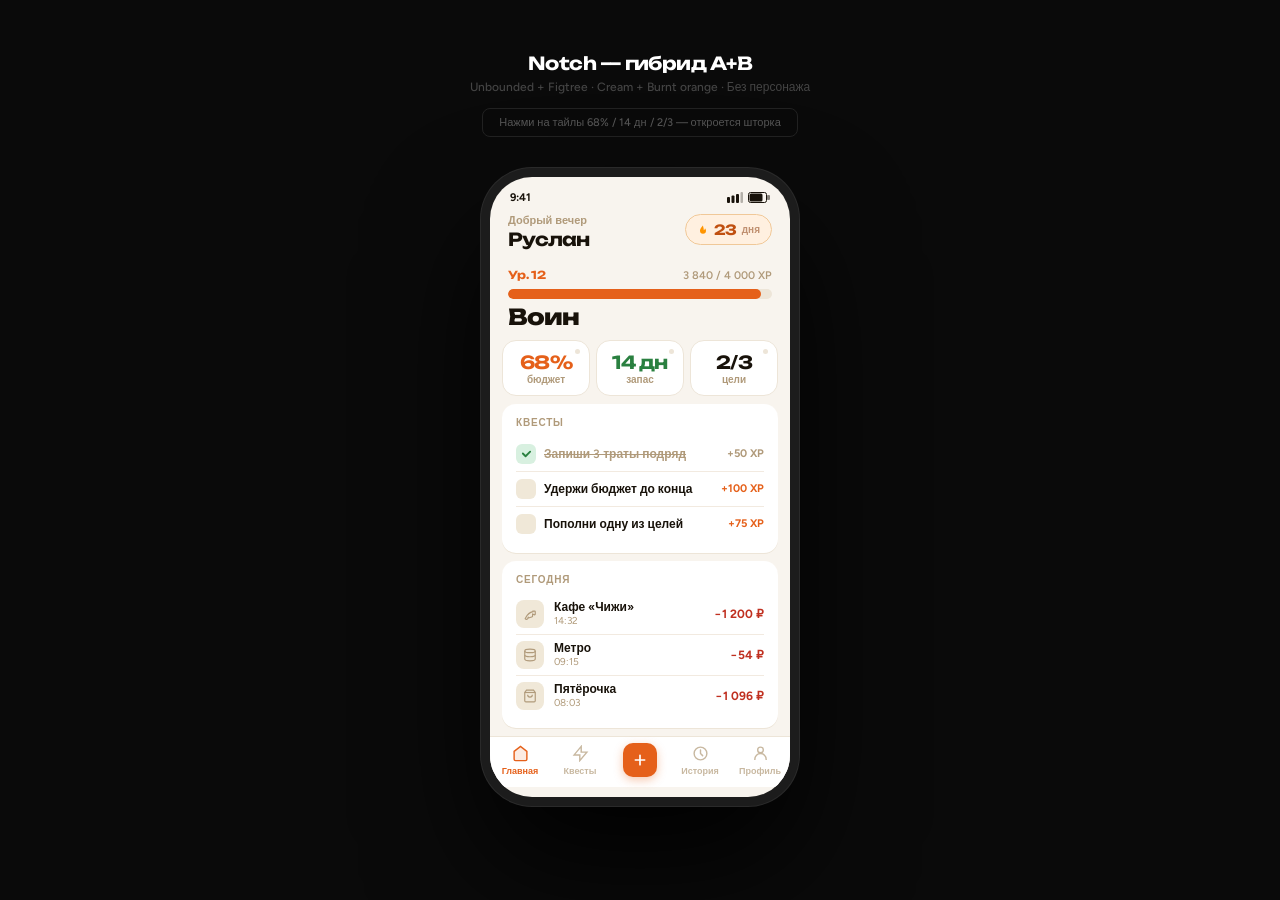
<file: concepts.html>
<!DOCTYPE html>
<html lang="ru">
<head>
<meta charset="UTF-8">
<meta name="viewport" content="width=device-width, initial-scale=1.0">
<title>Notch — концепт E (гибрид A+B)</title>
<link rel="preconnect" href="https://fonts.googleapis.com">
<link rel="preconnect" href="https://fonts.gstatic.com" crossorigin>
<link href="https://fonts.googleapis.com/css2?family=Unbounded:wght@400;500;600;700;800;900&family=Figtree:wght@400;500;600;700;800&display=swap" rel="stylesheet">
<style>
*, *::before, *::after { margin: 0; padding: 0; box-sizing: border-box; }

:root {
  --ease-out:    cubic-bezier(0.23, 1, 0.32, 1);
  --ease-drawer: cubic-bezier(0.32, 0.72, 0, 1);

  --bg:      #F8F4EE;
  --surface: #FFFFFF;
  --text1:   #18120A;
  --text2:   #7A6858;
  --text3:   #B09A7A;
  --border:  #EDE5D8;
  --border2: #F2EAE0;
  --ac:      #E5601A;
  --ac-dim:  #FFF0E0;
  --ac-brd:  #F0C898;
  --green:   #2A8040;
  --red:     #C03020;
}

body {
  background: #0A0A0A;
  font-family: 'Figtree', sans-serif;
  -webkit-font-smoothing: antialiased;
  min-height: 100dvh;
  display: flex;
  flex-direction: column;
  align-items: center;
  padding: 52px 24px 80px;
}

.page-title {
  font-family: 'Unbounded', sans-serif;
  font-size: 18px; font-weight: 700; color: #fff;
  text-align: center; margin-bottom: 6px; letter-spacing: -.03em;
}
.page-sub {
  font-size: 12px; color: #444; font-weight: 500;
  text-align: center; margin-bottom: 14px;
}
.page-hint {
  font-size: 11px; color: #555; font-weight: 500;
  border: 1px solid #222; border-radius: 8px;
  padding: 7px 16px; margin-bottom: 40px;
}


/* ═══════════════════════════════
   PHONE SHELL
═══════════════════════════════ */
.phone {
  width: 300px;
  height: 620px;
  border-radius: 42px;
  overflow: hidden;
  position: relative;
  box-shadow:
    0 0 0 9px #1C1C1C,
    0 0 0 10px #2A2A2A,
    0 60px 120px rgba(0,0,0,.95);
  flex-shrink: 0;
}

.phone-scroll {
  height: 100%;
  overflow-y: auto;
  background: var(--bg);
  scrollbar-width: none;
}
.phone-scroll::-webkit-scrollbar { display: none; }


/* ─── STATUS BAR ─── */
.status-bar {
  display: flex; justify-content: space-between; align-items: center;
  padding: 14px 20px 0;
  font-family: 'Figtree', sans-serif;
  font-size: 11px; font-weight: 700; color: var(--text1);
}
.status-icons { display: flex; gap: 5px; align-items: center; }


/* ─── HEADER ─── */
.le-header {
  padding: 10px 18px 0;
  display: flex; justify-content: space-between; align-items: flex-start;
}
.le-greeting { font-size: 11px; color: var(--text3); font-weight: 600; margin-bottom: 3px; }
.le-name {
  font-family: 'Unbounded', sans-serif;
  font-size: 18px; font-weight: 700; color: var(--text1);
  letter-spacing: -.04em; line-height: 1.1;
}
.le-streak-pill {
  display: flex; align-items: center; gap: 5px;
  background: var(--ac-dim); border: 1.5px solid var(--ac-brd);
  border-radius: 100px; padding: 6px 11px;
}
.le-streak-n {
  font-family: 'Unbounded', sans-serif;
  font-size: 14px; font-weight: 700; color: #C05010; letter-spacing: -.03em;
}
.le-streak-l { font-size: 10px; color: #C09070; font-weight: 600; }


/* ─── XP STRIP ─── */
.le-xp { margin: 18px 18px 0; }
.le-xp-row {
  display: flex; justify-content: space-between; align-items: baseline; margin-bottom: 7px;
}
.le-xp-level {
  font-family: 'Unbounded', sans-serif;
  font-size: 11px; font-weight: 700; color: var(--ac); letter-spacing: -.02em;
}
.le-xp-pts { font-size: 11px; font-weight: 600; color: var(--text3); }
.le-xp-bar { height: 10px; background: var(--border); border-radius: 100px; overflow: hidden; }
.le-xp-fill {
  height: 100%; width: 96%;
  background: var(--ac); border-radius: 100px;
  transition: width 1s var(--ease-out);
}
.le-xp-name {
  font-family: 'Unbounded', sans-serif;
  font-size: 22px; font-weight: 800; color: var(--text1);
  letter-spacing: -.05em; margin-top: 7px; line-height: 1;
}


/* ─── STAT TILES ─── */
.le-tiles {
  display: grid; grid-template-columns: 1fr 1fr 1fr;
  gap: 6px; margin: 12px 12px 0;
}
.le-tile {
  background: var(--surface);
  border: 1.5px solid var(--border);
  border-radius: 14px; padding: 12px 8px 10px;
  display: flex; flex-direction: column; align-items: center; gap: 3px;
  cursor: pointer;
  transition: transform 150ms var(--ease-out), border-color 150ms;
  -webkit-tap-highlight-color: transparent;
  position: relative;
}
.le-tile:hover { border-color: #D5C5B0; }
.le-tile:active { transform: scale(0.92); }
.le-tile-val {
  font-family: 'Unbounded', sans-serif;
  font-size: 18px; font-weight: 700; letter-spacing: -.04em; line-height: 1;
}
.le-tile-lbl { font-size: 10px; font-weight: 600; color: var(--text3); }
/* tap hint dot */
.le-tile::after {
  content: '';
  position: absolute; top: 8px; right: 9px;
  width: 5px; height: 5px; border-radius: 50%;
  background: var(--border);
}


/* ─── CARD ─── */
.le-card {
  margin: 8px 12px 0;
  background: var(--surface);
  border-radius: 14px; padding: 12px 14px;
  box-shadow: 0 1px 0 var(--border);
}
.le-card-lbl {
  font-size: 10px; font-weight: 700;
  text-transform: uppercase; letter-spacing: .08em;
  color: var(--text3); margin-bottom: 8px;
}

/* quests */
.le-q { display: flex; align-items: center; gap: 8px; padding: 7px 0; }
.le-q + .le-q { border-top: 1px solid var(--border2); }
.le-q-check {
  width: 20px; height: 20px; border-radius: 6px; flex-shrink: 0;
  background: #F0E8D8;
  display: flex; align-items: center; justify-content: center;
}
.le-q-check.done { background: #D8F0E0; }
.le-q-name { font-size: 12px; font-weight: 600; color: var(--text1); flex: 1; }
.le-q-name.done { color: var(--text3); text-decoration: line-through; }
.le-q-xp { font-size: 11px; font-weight: 700; color: var(--ac); }
.le-q-xp.done { color: var(--text3); }

/* transactions */
.le-tx { display: flex; align-items: center; gap: 10px; padding: 6px 0; }
.le-tx + .le-tx { border-top: 1px solid var(--border2); }
.le-tx-ico {
  width: 28px; height: 28px; border-radius: 8px;
  background: #F0E8D8; flex-shrink: 0;
  display: flex; align-items: center; justify-content: center;
}
.le-tx-name { font-size: 12px; font-weight: 600; color: var(--text1); }
.le-tx-time { font-size: 10px; color: var(--text3); }
.le-tx-amt { margin-left: auto; font-size: 12px; font-weight: 700; color: var(--red); }


/* ─── NAV ─── */
.le-nav {
  display: grid; grid-template-columns: 1fr 1fr 1fr 1fr 1fr;
  background: var(--surface);
  border-top: 1px solid var(--border);
  padding: 8px 0 10px; margin-top: 8px;
  align-items: flex-start;
}
.le-nav-item {
  display: flex; flex-direction: column; align-items: center; gap: 3px;
  font-size: 9px; font-weight: 700; color: #C8B8A0;
  font-family: 'Figtree', sans-serif;
}
.le-nav-item.on { color: var(--ac); }
.le-nav-add {
  width: 34px; height: 34px; background: var(--ac);
  border-radius: 10px;
  display: flex; align-items: center; justify-content: center;
  margin: -2px auto 0;
  box-shadow: 0 3px 10px rgba(229,96,26,.35);
  transition: transform 150ms var(--ease-out);
}
.le-nav-add:active { transform: scale(0.92); }


/* ═══════════════════════════════
   SHEET OVERLAY
═══════════════════════════════ */
.sheet-overlay {
  position: absolute; inset: 0; z-index: 10;
  background: rgba(24,18,10,.4);
  opacity: 0; pointer-events: none;
  transition: opacity 300ms;
}
.sheet-overlay.open { opacity: 1; pointer-events: all; }


/* ═══════════════════════════════
   BOTTOM SHEET BASE
═══════════════════════════════ */
.le-sheet {
  position: absolute; bottom: 0; left: 0; right: 0;
  z-index: 11;
  background: var(--bg);
  border-radius: 20px 20px 0 0;
  transform: translateY(100%);
  transition: transform 380ms var(--ease-drawer);
  max-height: 88%;
  overflow-y: auto;
  scrollbar-width: none;
  padding-bottom: 20px;
}
.le-sheet::-webkit-scrollbar { display: none; }
.le-sheet.open { transform: translateY(0); }

.sheet-drag {
  width: 36px; height: 4px;
  background: var(--border);
  border-radius: 2px;
  margin: 10px auto 0;
  flex-shrink: 0;
}
.sheet-head {
  display: flex; justify-content: space-between; align-items: center;
  padding: 12px 16px 8px;
}
.sheet-title {
  font-family: 'Unbounded', sans-serif;
  font-size: 15px; font-weight: 700; color: var(--text1); letter-spacing: -.04em;
}
.sheet-close {
  width: 26px; height: 26px; border-radius: 50%;
  background: var(--border); border: none; cursor: pointer;
  display: flex; align-items: center; justify-content: center;
  transition: background .15s;
  -webkit-tap-highlight-color: transparent;
}
.sheet-close:hover { background: #DDD0C0; }
.sheet-close:active { transform: scale(0.88); }


/* ─── GOALS SHEET ─── */
.goal-item { padding: 12px 16px; }
.goal-item + .goal-item { border-top: 1px solid var(--border); }
.goal-row {
  display: flex; justify-content: space-between;
  align-items: baseline; margin-bottom: 6px;
}
.goal-name { font-size: 13px; font-weight: 600; color: var(--text1); }
.goal-pct {
  font-family: 'Unbounded', sans-serif;
  font-size: 12px; font-weight: 700; color: var(--ac);
}
.goal-pct.done { color: var(--green); }
.goal-bar { height: 6px; background: var(--border); border-radius: 100px; overflow: hidden; margin-bottom: 5px; }
.goal-fill {
  height: 100%; background: var(--ac); border-radius: 100px;
}
.goal-fill.done { background: var(--green); }
.goal-meta {
  display: flex; justify-content: space-between;
  font-size: 11px; color: var(--text3); font-weight: 500;
}

.sheet-add-btn {
  display: flex; align-items: center; justify-content: center; gap: 6px;
  margin: 12px 16px 0;
  width: calc(100% - 32px);
  height: 42px;
  background: #F0E8D8; border: 1.5px dashed #C8B0A0; border-radius: 12px;
  font-family: 'Figtree', sans-serif;
  font-size: 13px; font-weight: 600; color: var(--text2);
  cursor: pointer;
  transition: background .15s;
  -webkit-tap-highlight-color: transparent;
}
.sheet-add-btn:hover { background: var(--border); }
.sheet-add-btn:active { transform: scale(0.97); }


/* ─── BUDGET SHEET ─── */
.budget-main { padding: 4px 16px 14px; }
.budget-big-row {
  display: flex; justify-content: space-between;
  align-items: baseline; margin-bottom: 8px;
}
.budget-spent {
  font-family: 'Unbounded', sans-serif;
  font-size: 26px; font-weight: 800; color: var(--text1); letter-spacing: -.05em;
}
.budget-of { font-size: 12px; color: var(--text3); font-weight: 600; }
.budget-bar { height: 12px; background: var(--border); border-radius: 100px; overflow: hidden; margin-bottom: 6px; }
.budget-bar-fill { height: 100%; background: var(--ac); border-radius: 100px; }
.budget-footer {
  display: flex; justify-content: space-between;
  font-size: 11px; font-weight: 600; color: var(--text3);
}
.budget-ok { color: var(--green); }

.budget-divider {
  height: 1px; background: var(--border); margin: 12px 16px;
}
.budget-cats-lbl {
  font-size: 10px; font-weight: 700; text-transform: uppercase;
  letter-spacing: .08em; color: var(--text3);
  padding: 0 16px; margin-bottom: 8px;
}
.bcat { display: flex; align-items: center; gap: 8px; padding: 6px 16px; }
.bcat + .bcat { border-top: 1px solid var(--border2); }
.bcat-name { font-size: 12px; font-weight: 600; color: var(--text1); width: 82px; flex-shrink: 0; }
.bcat-bar { flex: 1; height: 6px; background: var(--border); border-radius: 100px; overflow: hidden; }
.bcat-fill { height: 100%; background: var(--ac); border-radius: 100px; opacity: .7; }
.bcat-amt { font-size: 11px; font-weight: 700; color: var(--text2); width: 60px; text-align: right; flex-shrink: 0; }


/* ─── DAYS SHEET ─── */
.days-main { padding: 10px 16px 0; }
.days-big {
  font-family: 'Unbounded', sans-serif;
  font-size: 48px; font-weight: 900; color: var(--green);
  letter-spacing: -.06em; line-height: 1; margin-bottom: 4px;
}
.days-label { font-size: 13px; font-weight: 600; color: var(--text2); margin-bottom: 16px; }
.days-stat {
  display: flex; justify-content: space-between; align-items: baseline;
  padding: 9px 0; border-top: 1px solid var(--border);
}
.days-stat-lbl { font-size: 12px; color: var(--text3); font-weight: 600; }
.days-stat-val {
  font-family: 'Unbounded', sans-serif;
  font-size: 12px; font-weight: 700; color: var(--text1); letter-spacing: -.02em;
}

</style>
</head>
<body>

<div class="page-title">Notch — гибрид A+B</div>
<p class="page-sub">Unbounded + Figtree · Cream + Burnt orange · Без персонажа</p>
<p class="page-hint">Нажми на тайлы 68% / 14 дн / 2/3 — откроется шторка</p>

<!-- ══════════════════════════════════
     PHONE
══════════════════════════════════ -->
<div class="phone">
  <div class="phone-scroll">

    <!-- STATUS BAR -->
    <div class="status-bar">
      <span>9:41</span>
      <div class="status-icons">
        <!-- signal bars -->
        <svg width="16" height="11" viewBox="0 0 16 11" fill="none">
          <rect x="0" y="5" width="3" height="6" rx="1" fill="#18120A"/>
          <rect x="4.5" y="3.5" width="3" height="7.5" rx="1" fill="#18120A"/>
          <rect x="9" y="2" width="3" height="9" rx="1" fill="#18120A"/>
          <rect x="13.5" y="0" width="2.5" height="11" rx="1" fill="#18120A" opacity=".3"/>
        </svg>
        <!-- battery -->
        <svg width="22" height="11" viewBox="0 0 22 11" fill="none">
          <rect x="0.5" y="0.5" width="18" height="10" rx="2" stroke="#18120A" stroke-width="1"/>
          <rect x="19" y="3" width="3" height="5" rx="1" fill="#18120A" opacity=".5"/>
          <rect x="1.5" y="1.5" width="13" height="8" rx="1.5" fill="#18120A"/>
        </svg>
      </div>
    </div>

    <!-- HEADER -->
    <div class="le-header">
      <div>
        <div class="le-greeting">Добрый вечер</div>
        <div class="le-name">Руслан</div>
      </div>
      <div class="le-streak-pill">
        <svg width="12" height="12" viewBox="0 0 24 24" fill="#FF9500">
          <path d="M12 3c0 0-6 5.5-6 10.5a6 6 0 0012 0c0-3-2-5-2-5s0 3-2.5 4c.5-4-1.5-6.5-1.5-9.5z"/>
        </svg>
        <span class="le-streak-n">23</span>
        <span class="le-streak-l">дня</span>
      </div>
    </div>

    <!-- XP STRIP -->
    <div class="le-xp">
      <div class="le-xp-row">
        <span class="le-xp-level">Ур. 12</span>
        <span class="le-xp-pts">3 840 / 4 000 XP</span>
      </div>
      <div class="le-xp-bar"><div class="le-xp-fill"></div></div>
      <div class="le-xp-name">Воин</div>
    </div>

    <!-- STAT TILES -->
    <div class="le-tiles">
      <button class="le-tile" onclick="openSheet('budget')">
        <div class="le-tile-val" style="color:var(--ac)">68%</div>
        <div class="le-tile-lbl">бюджет</div>
      </button>
      <button class="le-tile" onclick="openSheet('days')">
        <div class="le-tile-val" style="color:var(--green)">14 дн</div>
        <div class="le-tile-lbl">запас</div>
      </button>
      <button class="le-tile" onclick="openSheet('goals')">
        <div class="le-tile-val" style="color:var(--text1)">2/3</div>
        <div class="le-tile-lbl">цели</div>
      </button>
    </div>

    <!-- QUESTS CARD -->
    <div class="le-card">
      <div class="le-card-lbl">Квесты</div>
      <div class="le-q">
        <div class="le-q-check done">
          <svg width="11" height="11" viewBox="0 0 12 12" fill="none">
            <path d="M2 6l3 3 5-5" stroke="#2A8040" stroke-width="2" stroke-linecap="round" stroke-linejoin="round"/>
          </svg>
        </div>
        <div class="le-q-name done">Запиши 3 траты подряд</div>
        <div class="le-q-xp done">+50 XP</div>
      </div>
      <div class="le-q">
        <div class="le-q-check"></div>
        <div class="le-q-name">Удержи бюджет до конца</div>
        <div class="le-q-xp">+100 XP</div>
      </div>
      <div class="le-q">
        <div class="le-q-check"></div>
        <div class="le-q-name">Пополни одну из целей</div>
        <div class="le-q-xp">+75 XP</div>
      </div>
    </div>

    <!-- TRANSACTIONS CARD -->
    <div class="le-card">
      <div class="le-card-lbl">Сегодня</div>
      <div class="le-tx">
        <div class="le-tx-ico">
          <svg width="14" height="14" viewBox="0 0 24 24" fill="none" stroke="#B09A7A" stroke-width="2">
            <path d="M17 8C8 10 5.9 16.17 3.82 19.82A1 1 0 004.7 21a3 3 0 003.32-1.17L9 17.88c.36.5.97.75 1.58.58l4.43-1.27a2 2 0 001.42-1.93V12l3.61 1.44A1 1 0 0021 12.5V8a1 1 0 00-1-1h-3z"/>
          </svg>
        </div>
        <div>
          <div class="le-tx-name">Кафе «Чижи»</div>
          <div class="le-tx-time">14:32</div>
        </div>
        <div class="le-tx-amt">−1 200 ₽</div>
      </div>
      <div class="le-tx">
        <div class="le-tx-ico">
          <svg width="14" height="14" viewBox="0 0 24 24" fill="none" stroke="#B09A7A" stroke-width="2">
            <ellipse cx="12" cy="5" rx="9" ry="3"/>
            <path d="M3 5v14c0 1.66 4 3 9 3s9-1.34 9-3V5"/>
            <path d="M3 12c0 1.66 4 3 9 3s9-1.34 9-3"/>
          </svg>
        </div>
        <div>
          <div class="le-tx-name">Метро</div>
          <div class="le-tx-time">09:15</div>
        </div>
        <div class="le-tx-amt">−54 ₽</div>
      </div>
      <div class="le-tx">
        <div class="le-tx-ico">
          <svg width="14" height="14" viewBox="0 0 24 24" fill="none" stroke="#B09A7A" stroke-width="2">
            <path d="M6 2L3 6v14a2 2 0 002 2h14a2 2 0 002-2V6l-3-4z"/>
            <line x1="3" y1="6" x2="21" y2="6"/>
            <path d="M16 10a4 4 0 01-8 0"/>
          </svg>
        </div>
        <div>
          <div class="le-tx-name">Пятёрочка</div>
          <div class="le-tx-time">08:03</div>
        </div>
        <div class="le-tx-amt">−1 096 ₽</div>
      </div>
    </div>

    <!-- NAV -->
    <div class="le-nav">
      <div class="le-nav-item on">
        <svg width="17" height="17" viewBox="0 0 24 24" fill="none">
          <path d="M3 9l9-7 9 7v11a2 2 0 01-2 2H5a2 2 0 01-2-2z" fill="rgba(229,96,26,.12)" stroke="#E5601A" stroke-width="2"/>
        </svg>
        Главная
      </div>
      <div class="le-nav-item">
        <svg width="17" height="17" viewBox="0 0 24 24" fill="none">
          <polygon points="13,2 3,14 11,14 11,22 21,10 13,10" stroke="#C8B8A0" stroke-width="2"/>
        </svg>
        Квесты
      </div>
      <div class="le-nav-item">
        <div class="le-nav-add">
          <svg width="16" height="16" viewBox="0 0 24 24" fill="none">
            <path d="M12 5v14M5 12h14" stroke="#fff" stroke-width="2.5" stroke-linecap="round"/>
          </svg>
        </div>
      </div>
      <div class="le-nav-item">
        <svg width="17" height="17" viewBox="0 0 24 24" fill="none">
          <circle cx="12" cy="12" r="9" stroke="#C8B8A0" stroke-width="2"/>
          <path d="M12 7v5l3 3" stroke="#C8B8A0" stroke-width="2" stroke-linecap="round"/>
        </svg>
        История
      </div>
      <div class="le-nav-item">
        <svg width="17" height="17" viewBox="0 0 24 24" fill="none">
          <circle cx="12" cy="7" r="4" stroke="#C8B8A0" stroke-width="2"/>
          <path d="M4 21v-1a8 8 0 0116 0v1" stroke="#C8B8A0" stroke-width="2"/>
        </svg>
        Профиль
      </div>
    </div>

  </div><!-- /phone-scroll -->


  <!-- OVERLAY -->
  <div class="sheet-overlay" id="sheet-overlay" onclick="closeAllSheets()"></div>


  <!-- ── GOALS SHEET ── -->
  <div class="le-sheet" id="goals-sheet">
    <div class="sheet-drag"></div>
    <div class="sheet-head">
      <div class="sheet-title">Цели накоплений</div>
      <button class="sheet-close" onclick="event.stopPropagation(); closeAllSheets()">
        <svg width="10" height="10" viewBox="0 0 12 12" fill="none">
          <path d="M1 1l10 10M11 1L1 11" stroke="#7A6858" stroke-width="1.8" stroke-linecap="round"/>
        </svg>
      </button>
    </div>

    <div class="goal-item">
      <div class="goal-row">
        <div class="goal-name">Отпуск в Турции</div>
        <div class="goal-pct">73%</div>
      </div>
      <div class="goal-bar"><div class="goal-fill" style="width:73%"></div></div>
      <div class="goal-meta"><span>73 000 ₽</span><span>из 100 000 ₽</span></div>
    </div>

    <div class="goal-item">
      <div class="goal-row">
        <div class="goal-name">MacBook Pro</div>
        <div class="goal-pct">30%</div>
      </div>
      <div class="goal-bar"><div class="goal-fill" style="width:30%"></div></div>
      <div class="goal-meta"><span>45 000 ₽</span><span>из 150 000 ₽</span></div>
    </div>

    <div class="goal-item">
      <div class="goal-row">
        <div class="goal-name">Подушка безопасности</div>
        <div class="goal-pct done">100%</div>
      </div>
      <div class="goal-bar"><div class="goal-fill done" style="width:100%"></div></div>
      <div class="goal-meta"><span>120 000 ₽</span><span>из 120 000 ₽</span></div>
    </div>

    <button class="sheet-add-btn" onclick="event.stopPropagation()">
      <svg width="14" height="14" viewBox="0 0 24 24" fill="none">
        <path d="M12 5v14M5 12h14" stroke="#7A6858" stroke-width="2" stroke-linecap="round"/>
      </svg>
      Добавить цель
    </button>
  </div>


  <!-- ── BUDGET SHEET ── -->
  <div class="le-sheet" id="budget-sheet">
    <div class="sheet-drag"></div>
    <div class="sheet-head">
      <div class="sheet-title">Бюджет апреля</div>
      <button class="sheet-close" onclick="event.stopPropagation(); closeAllSheets()">
        <svg width="10" height="10" viewBox="0 0 12 12" fill="none">
          <path d="M1 1l10 10M11 1L1 11" stroke="#7A6858" stroke-width="1.8" stroke-linecap="round"/>
        </svg>
      </button>
    </div>

    <div class="budget-main">
      <div class="budget-big-row">
        <div class="budget-spent">62 400 ₽</div>
        <div class="budget-of">из 80 000 ₽</div>
      </div>
      <div class="budget-bar"><div class="budget-bar-fill" style="width:68%"></div></div>
      <div class="budget-footer">
        <span>Использовано <strong>68%</strong></span>
        <span class="budget-ok">Осталось 17 600 ₽</span>
      </div>
    </div>

    <div class="budget-divider"></div>
    <div class="budget-cats-lbl">По категориям</div>

    <div class="bcat">
      <div class="bcat-name">Еда</div>
      <div class="bcat-bar"><div class="bcat-fill" style="width:64%"></div></div>
      <div class="bcat-amt">25 200 ₽</div>
    </div>
    <div class="bcat">
      <div class="bcat-name">Развлечения</div>
      <div class="bcat-bar"><div class="bcat-fill" style="width:47%"></div></div>
      <div class="bcat-amt">18 600 ₽</div>
    </div>
    <div class="bcat">
      <div class="bcat-name">Транспорт</div>
      <div class="bcat-bar"><div class="bcat-fill" style="width:20%"></div></div>
      <div class="bcat-amt">7 800 ₽</div>
    </div>
    <div class="bcat">
      <div class="bcat-name">Другое</div>
      <div class="bcat-bar"><div class="bcat-fill" style="width:27%"></div></div>
      <div class="bcat-amt">10 800 ₽</div>
    </div>
  </div>


  <!-- ── DAYS SHEET ── -->
  <div class="le-sheet" id="days-sheet">
    <div class="sheet-drag"></div>
    <div class="sheet-head">
      <div class="sheet-title">Запас дней</div>
      <button class="sheet-close" onclick="event.stopPropagation(); closeAllSheets()">
        <svg width="10" height="10" viewBox="0 0 12 12" fill="none">
          <path d="M1 1l10 10M11 1L1 11" stroke="#7A6858" stroke-width="1.8" stroke-linecap="round"/>
        </svg>
      </button>
    </div>

    <div class="days-main">
      <div class="days-big">14</div>
      <div class="days-label">дней запаса при текущем темпе трат</div>
      <div class="days-stat">
        <span class="days-stat-lbl">Остаток бюджета</span>
        <span class="days-stat-val">17 600 ₽</span>
      </div>
      <div class="days-stat">
        <span class="days-stat-lbl">Средний расход в день</span>
        <span class="days-stat-val">1 270 ₽</span>
      </div>
      <div class="days-stat">
        <span class="days-stat-lbl">До конца месяца</span>
        <span class="days-stat-val">4 дня</span>
      </div>
      <div class="days-stat">
        <span class="days-stat-lbl">Прогноз перерасхода</span>
        <span class="days-stat-val" style="color:var(--green)">Нет</span>
      </div>
    </div>
  </div>

</div><!-- /phone -->


<script>
function openSheet(name) {
  document.querySelectorAll('.le-sheet').forEach(s => s.classList.remove('open'));
  document.getElementById('sheet-overlay').classList.add('open');
  document.getElementById(name + '-sheet').classList.add('open');
}
function closeAllSheets() {
  document.querySelectorAll('.le-sheet').forEach(s => s.classList.remove('open'));
  document.getElementById('sheet-overlay').classList.remove('open');
}
document.addEventListener('keydown', e => { if (e.key === 'Escape') closeAllSheets(); });
</script>

</body>
</html>
</file>
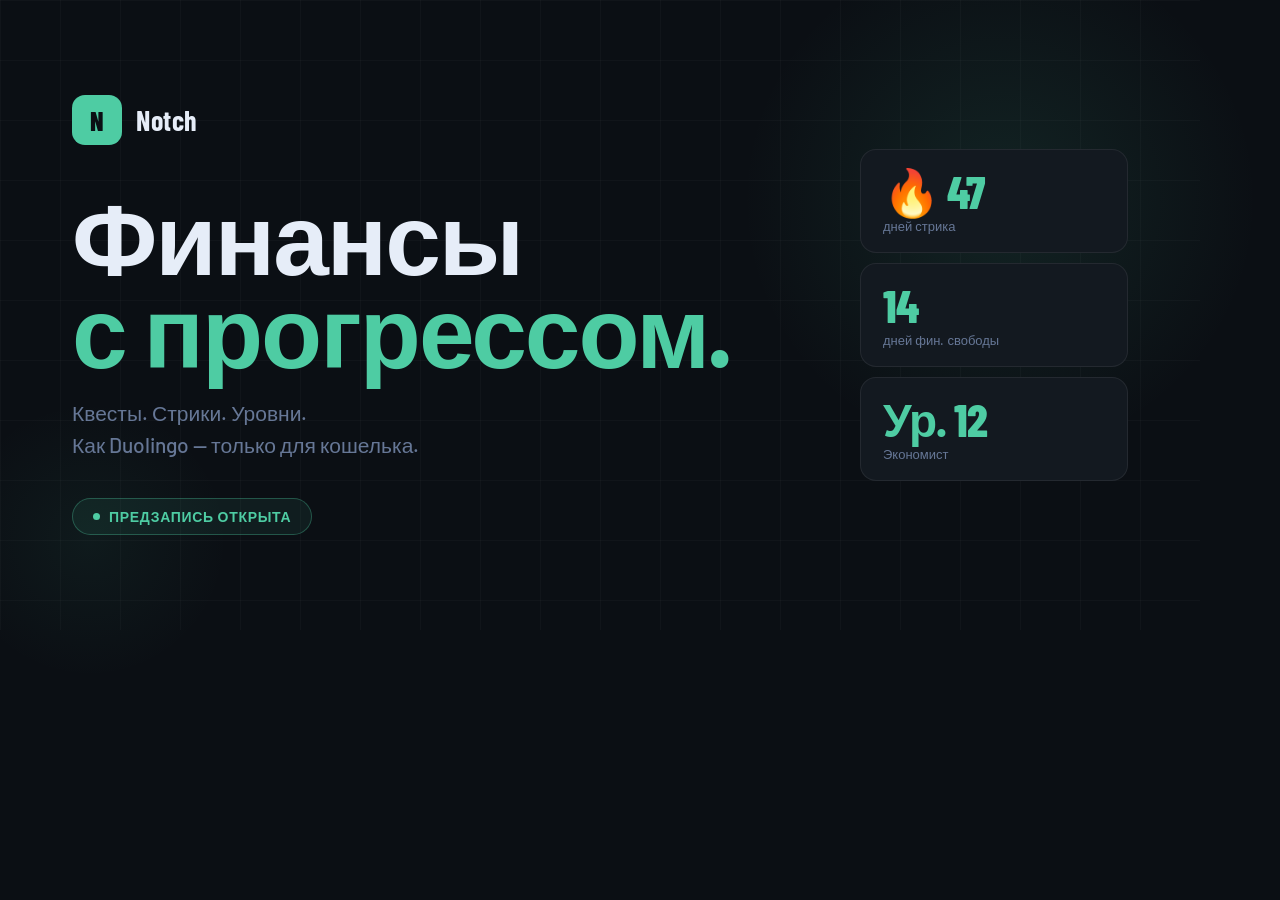
<file: og-image.html>
<!DOCTYPE html>
<html>
<head>
  <meta charset="UTF-8">
  <title>OG Image — Notch</title>
  <link rel="preconnect" href="https://fonts.googleapis.com">
  <link rel="preconnect" href="https://fonts.gstatic.com" crossorigin>
  <link href="https://fonts.googleapis.com/css2?family=Barlow+Condensed:wght@700;800&family=Barlow:wght@500;600&display=swap" rel="stylesheet">
  <style>
    * { margin: 0; padding: 0; box-sizing: border-box; }

    body {
      width: 1200px;
      height: 630px;
      overflow: hidden;
      background: #0B0F14;
      font-family: 'Barlow', sans-serif;
      -webkit-font-smoothing: antialiased;
      position: relative;
    }

    .grid {
      position: absolute; inset: 0; pointer-events: none;
      background-image:
        linear-gradient(rgba(255,255,255,.022) 1px, transparent 1px),
        linear-gradient(90deg, rgba(255,255,255,.022) 1px, transparent 1px);
      background-size: 60px 60px;
    }

    .glow {
      position: absolute; width: 560px; height: 560px;
      background: radial-gradient(circle, rgba(78,204,163,.11) 0%, transparent 65%);
      right: -80px; top: -80px; pointer-events: none;
    }
    .glow2 {
      position: absolute; width: 300px; height: 300px;
      background: radial-gradient(circle, rgba(78,204,163,.06) 0%, transparent 65%);
      left: -60px; bottom: -60px; pointer-events: none;
    }

    .inner {
      position: relative; z-index: 1;
      padding: 60px 72px;
      height: 100%;
      display: grid;
      grid-template-columns: 1fr 268px;
      gap: 48px;
      align-items: center;
    }

    /* Left */
    .left { display: flex; flex-direction: column; }

    .logo {
      display: flex; align-items: center; gap: 14px;
      margin-bottom: 44px;
    }
    .logo-mark {
      width: 50px; height: 50px;
      background: #4ECCA3; border-radius: 13px;
      display: flex; align-items: center; justify-content: center;
      font-family: 'Barlow Condensed', sans-serif;
      font-size: 26px; font-weight: 800; color: #0B0F14;
    }
    .logo-name {
      font-family: 'Barlow Condensed', sans-serif;
      font-size: 28px; font-weight: 700;
      color: #E6EDF8; letter-spacing: .02em;
    }

    h1 {
      font-family: 'Barlow Condensed', sans-serif;
      font-size: 100px; font-weight: 800;
      line-height: .93; letter-spacing: -.02em;
      color: #E6EDF8; margin-bottom: 22px;
    }
    h1 .g { color: #4ECCA3; }

    .sub {
      font-size: 21px; color: #667796;
      line-height: 1.5; margin-bottom: 38px;
      font-weight: 500;
    }

    .badge {
      display: inline-flex; align-items: center; gap: 9px;
      border: 1px solid rgba(78,204,163,.32);
      background: rgba(78,204,163,.08);
      color: #4ECCA3; padding: 9px 20px;
      border-radius: 100px;
      font-size: 14px; font-weight: 600;
      letter-spacing: .05em; text-transform: uppercase;
      width: fit-content;
    }
    .badge-dot {
      width: 7px; height: 7px;
      background: #4ECCA3; border-radius: 50%; flex-shrink: 0;
    }

    /* Right stats */
    .stats { display: flex; flex-direction: column; gap: 10px; }

    .stat {
      background: #131920;
      border: 1px solid rgba(255,255,255,.07);
      border-radius: 16px; padding: 18px 22px;
    }
    .stat-num {
      font-family: 'Barlow Condensed', sans-serif;
      font-size: 46px; font-weight: 800;
      color: #4ECCA3; line-height: 1; letter-spacing: -.02em;
      margin-bottom: 4px;
    }
    .stat-label { font-size: 13px; color: #667796; font-weight: 500; }
  </style>
</head>
<body>
  <div class="grid"></div>
  <div class="glow"></div>
  <div class="glow2"></div>

  <div class="inner">
    <div class="left">
      <div class="logo">
        <div class="logo-mark">N</div>
        <div class="logo-name">Notch</div>
      </div>

      <h1>Финансы<br><span class="g">с прогрессом.</span></h1>

      <p class="sub">
        Квесты. Стрики. Уровни.<br>
        Как Duolingo — только для кошелька.
      </p>

      <div class="badge">
        <span class="badge-dot"></span>
        Предзапись открыта
      </div>
    </div>

    <div class="stats">
      <div class="stat">
        <div class="stat-num">&#128293;&nbsp;47</div>
        <div class="stat-label">дней стрика</div>
      </div>
      <div class="stat">
        <div class="stat-num">14</div>
        <div class="stat-label">дней фин. свободы</div>
      </div>
      <div class="stat">
        <div class="stat-num">Ур.&nbsp;12</div>
        <div class="stat-label">Экономист</div>
      </div>
    </div>
  </div>
</body>
</html>
</file>
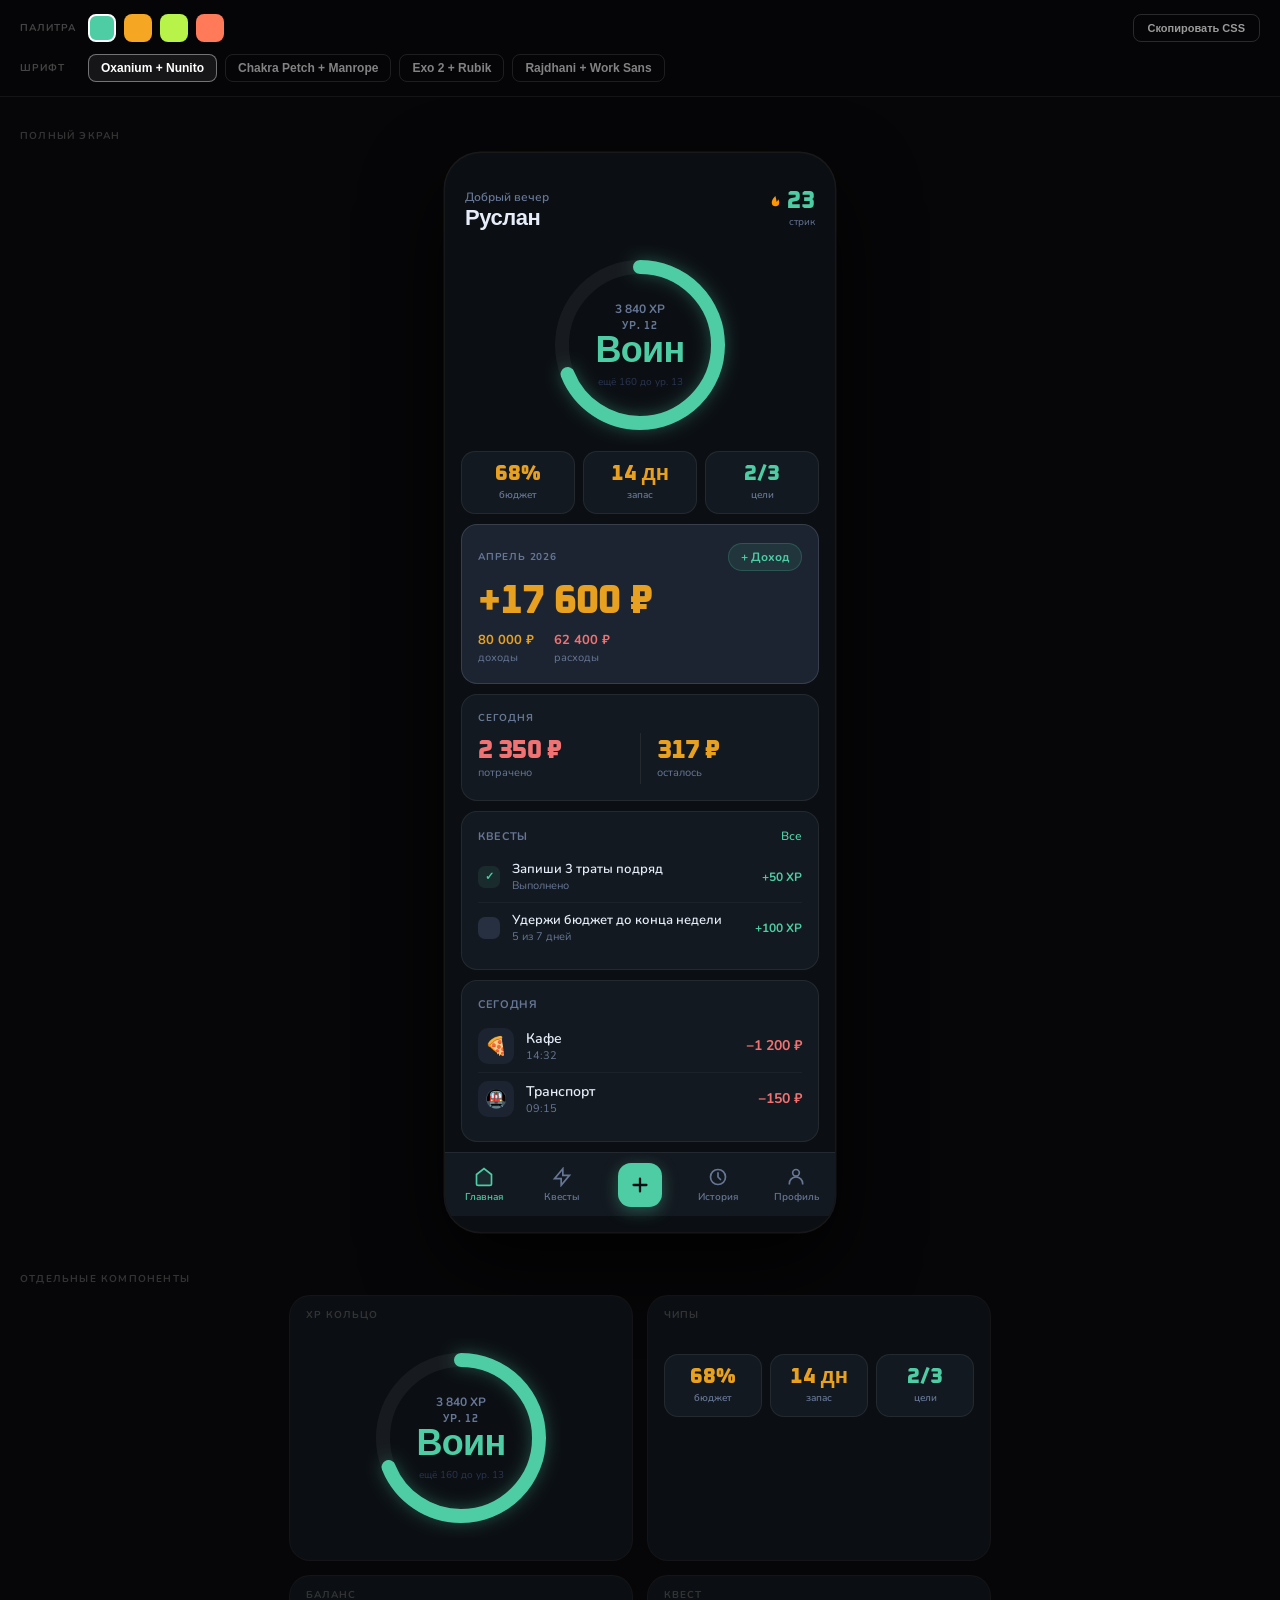
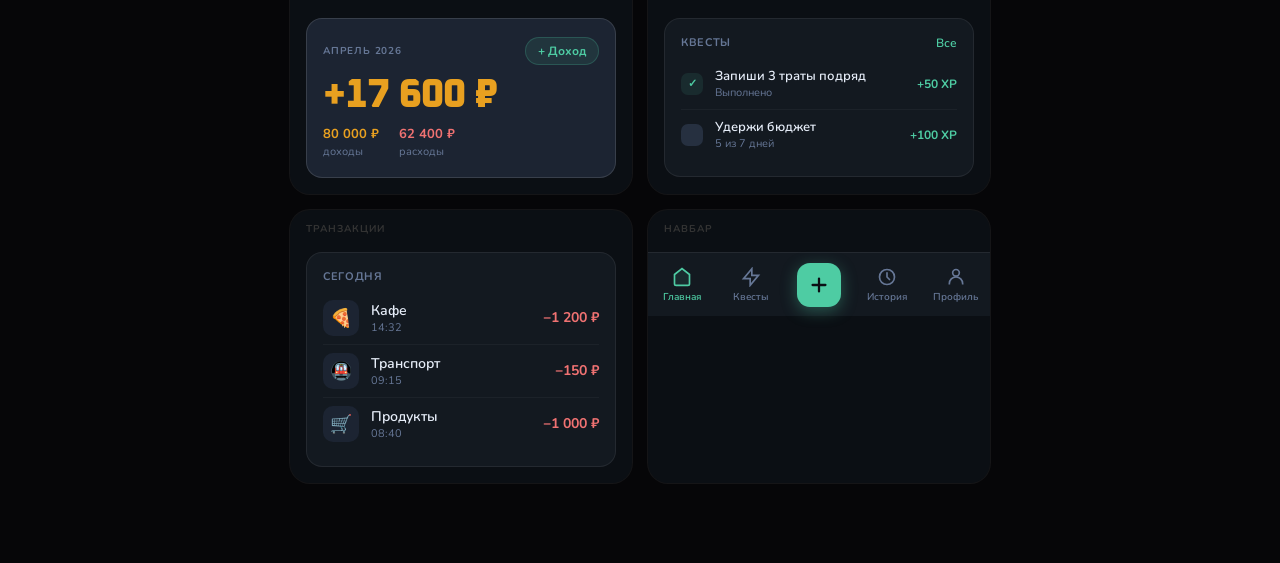
<file: playground.html>
<!DOCTYPE html>
<html lang="ru">
<head>
<meta charset="UTF-8">
<meta name="viewport" content="width=device-width, initial-scale=1.0">
<title>Notch Playground</title>
<link rel="preconnect" href="https://fonts.googleapis.com">
<link rel="preconnect" href="https://fonts.gstatic.com" crossorigin>
<link href="https://fonts.googleapis.com/css2?family=Oxanium:wght@400;500;600;700;800&family=Nunito:wght@500;600;700;800;900&family=Chakra+Petch:wght@400;500;600;700&family=Manrope:wght@400;500;600;700;800&family=Exo+2:wght@400;500;600;700;800;900&family=Rubik:wght@400;500;600;700;800&family=Rajdhani:wght@500;600;700&family=Work+Sans:wght@400;500;600;700;800&display=swap" rel="stylesheet">
<style>
*, *::before, *::after { margin: 0; padding: 0; box-sizing: border-box; }

/* ── PALETTES ── */
.palette-midnight { /* current */
  --bg:   #0B0F14; --s1: #131920; --s2: #1C2432; --s3: #263040;
  --ac:   #4ECCA3; --a10: rgba(78,204,163,.10); --a20: rgba(78,204,163,.22);
  --text: #E6EDF8; --t2: #667796; --t3: #2A3550;
  --gold: #E8A020; --red: #F07272;
  --brd:  rgba(255,255,255,.07); --b2: rgba(255,255,255,.04);
  --ring-glow: rgba(78,204,163,.35);
}
.palette-amber {
  --bg:   #0D0B08; --s1: #161209; --s2: #1F1A0F; --s3: #2B2416;
  --ac:   #F5A623; --a10: rgba(245,166,35,.10); --a20: rgba(245,166,35,.22);
  --text: #F2EDE4; --t2: #7A6A4A; --t3: #3A2F1C;
  --gold: #F5A623; --red: #E8604A;
  --brd:  rgba(255,255,255,.07); --b2: rgba(255,255,255,.04);
  --ring-glow: rgba(245,166,35,.4);
}
.palette-lime {
  --bg:   #0A0C08; --s1: #111408; --s2: #181C0F; --s3: #222815;
  --ac:   #B8F34A; --a10: rgba(184,243,74,.10); --a20: rgba(184,243,74,.22);
  --text: #EDF2E4; --t2: #6A7A4A; --t3: #2A3318;
  --gold: #F5C842; --red: #F07272;
  --brd:  rgba(255,255,255,.07); --b2: rgba(255,255,255,.04);
  --ring-glow: rgba(184,243,74,.35);
}
.palette-coral {
  --bg:   #0E0908; --s1: #180F0D; --s2: #221613; --s3: #2E1F1B;
  --ac:   #FF7A59; --a10: rgba(255,122,89,.10); --a20: rgba(255,122,89,.22);
  --text: #F5EDE9; --t2: #7A5A50; --t3: #3A2420;
  --gold: #F5C842; --red: #FF5C5C;
  --brd:  rgba(255,255,255,.07); --b2: rgba(255,255,255,.04);
  --ring-glow: rgba(255,122,89,.4);
}

/* ── FONTS ── */
.font-oxanium { --font-display: 'Oxanium', sans-serif; --font-body: 'Nunito', sans-serif; }
.font-chakra  { --font-display: 'Chakra Petch', sans-serif; --font-body: 'Manrope', sans-serif; }
.font-exo     { --font-display: 'Exo 2', sans-serif; --font-body: 'Rubik', sans-serif; }
.font-rajdhani{ --font-display: 'Rajdhani', sans-serif; --font-body: 'Work Sans', sans-serif; }

/* ── RESET / BASE ── */
body {
  background: #060608;
  min-height: 100vh;
  font-family: var(--font-body, 'Nunito', sans-serif);
  color: var(--text, #E6EDF8);
  -webkit-font-smoothing: antialiased;
}

/* ── TOOLBAR ── */
.toolbar {
  position: sticky; top: 0; z-index: 100;
  background: rgba(6,6,8,.92);
  backdrop-filter: blur(16px);
  border-bottom: 1px solid rgba(255,255,255,.06);
  padding: 14px 20px;
  display: flex; flex-direction: column; gap: 12px;
}
.toolbar-row {
  display: flex; align-items: center; gap: 8px; flex-wrap: wrap;
}
.toolbar-label {
  font-size: 10px; font-weight: 700; text-transform: uppercase;
  letter-spacing: .1em; color: #444; width: 60px; flex-shrink: 0;
}
.pal-btn {
  width: 28px; height: 28px; border-radius: 8px; border: 2px solid transparent;
  cursor: pointer; transition: transform .15s, border-color .15s;
  flex-shrink: 0;
}
.pal-btn:active { transform: scale(0.9); }
.pal-btn.active { border-color: #fff; }
.font-btn {
  font-size: 12px; font-weight: 600; padding: 6px 12px;
  border-radius: 8px; border: 1.5px solid rgba(255,255,255,.1);
  background: transparent; color: rgba(255,255,255,.5); cursor: pointer;
  transition: border-color .15s, color .15s, background .15s;
  white-space: nowrap;
}
.font-btn.active {
  border-color: rgba(255,255,255,.4);
  background: rgba(255,255,255,.07);
  color: #fff;
}
.copy-btn {
  margin-left: auto;
  font-size: 11px; font-weight: 700; padding: 7px 14px;
  border-radius: 8px; border: 1.5px solid rgba(255,255,255,.15);
  background: transparent; color: rgba(255,255,255,.6); cursor: pointer;
  transition: all .15s; white-space: nowrap;
}
.copy-btn:hover { border-color: rgba(255,255,255,.4); color: #fff; }
.copy-btn:active { transform: scale(0.96); }

/* ── LAYOUT ── */
.content {
  padding: 32px 20px 80px;
  display: flex; flex-direction: column; align-items: center; gap: 40px;
}
.section-title {
  align-self: flex-start;
  font-size: 10px; font-weight: 700; text-transform: uppercase;
  letter-spacing: .12em; color: #333; margin-bottom: -30px;
}

/* ── PHONE SHELL ── */
.phone {
  width: 100%; max-width: 390px;
  background: var(--bg);
  border-radius: 36px;
  overflow: hidden;
  box-shadow: 0 0 0 1.5px rgba(255,255,255,.08), 0 32px 80px rgba(0,0,0,.8);
}
.phone-inner { padding: 0 0 16px; }

/* ── COMPONENTS ── */

/* Header */
.home-header {
  display: flex; justify-content: space-between; align-items: flex-start;
  padding: 36px 20px 4px;
}
.home-greeting { font-size: 12px; color: var(--t2); font-weight: 600; }
.home-name {
  font-family: var(--font-display);
  font-size: 22px; font-weight: 800; letter-spacing: -.02em;
}
.streak-badge { display: flex; flex-direction: column; align-items: flex-end; gap: 2px; }
.streak-num {
  font-family: var(--font-display);
  font-size: 24px; font-weight: 800; color: var(--ac);
  line-height: 1; display: flex; align-items: center; gap: 4px;
}
.streak-lbl { font-size: 10px; color: var(--t2); }

/* XP Ring */
.xp-ring-section {
  position: relative;
  display: flex; justify-content: center; align-items: center;
  margin: 8px 0 6px; height: 200px;
}
.xp-ring-svg { width: 200px; height: 200px; flex-shrink: 0; }
.ring-track { fill: none; stroke: rgba(255,255,255,.05); stroke-width: 14; }
.ring-fill {
  fill: none; stroke: var(--ac); stroke-width: 14;
  stroke-linecap: round;
  stroke-dasharray: 490.09; stroke-dashoffset: 152.8;
  transform: rotate(-90deg); transform-origin: 50% 50%;
  transition: stroke-dashoffset .8s cubic-bezier(0.23,1,0.32,1);
  filter: drop-shadow(0 0 8px var(--ring-glow));
}
.xp-ring-center {
  position: absolute; inset: 0;
  display: flex; flex-direction: column; align-items: center; justify-content: center;
  gap: 1px; pointer-events: none;
}
.xp-ring-pts { font-size: 12px; font-weight: 700; color: var(--t2); margin-bottom: 2px; }
.xp-ring-level {
  font-family: var(--font-display);
  font-size: 10px; font-weight: 700; color: var(--t2);
  text-transform: uppercase; letter-spacing: .1em;
}
.xp-ring-name {
  font-family: var(--font-display);
  font-size: 36px; font-weight: 800; color: var(--ac);
  letter-spacing: -.02em; line-height: 1;
}
.xp-ring-next { font-size: 10px; color: var(--t3); margin-top: 4px; }

/* Chips */
.stat-chips { display: flex; gap: 8px; margin: 0 16px 10px; }
.stat-chip {
  flex: 1; background: var(--s1); border: 1px solid var(--brd);
  border-radius: 14px; padding: 11px 8px;
  display: flex; flex-direction: column; align-items: center; gap: 3px;
}
.stat-chip-val {
  font-family: var(--font-display);
  font-size: 22px; font-weight: 800; line-height: 1; transition: color .3s;
}
.stat-chip-lbl { font-size: 10px; color: var(--t2); font-weight: 600; }

/* hcard */
.hcard {
  margin: 0 16px 10px;
  background: var(--s1); border: 1px solid var(--brd);
  border-radius: 16px; padding: 16px;
}
.hcard.primary { border-color: rgba(255,255,255,.12); background: var(--s2); padding: 18px 16px; }
.hcard-lbl {
  font-size: 10px; font-weight: 700; text-transform: uppercase;
  letter-spacing: .08em; color: var(--t2); margin-bottom: 8px;
}

/* Balance */
.bal-hdr { display: flex; justify-content: space-between; align-items: center; margin-bottom: 10px; }
.bal-lbl { font-size: 10px; font-weight: 700; text-transform: uppercase; letter-spacing: .08em; color: var(--t2); }
.add-inc-btn {
  font-size: 12px; font-weight: 700; color: var(--ac);
  background: var(--a10); border: 1px solid var(--a20);
  padding: 5px 12px; border-radius: 100px; cursor: pointer;
  font-family: var(--font-body);
}
.bal-amount {
  font-family: var(--font-display);
  font-size: 40px; font-weight: 800; letter-spacing: -.02em;
  line-height: 1; margin-bottom: 10px; color: var(--gold);
}
.bal-row { display: flex; gap: 20px; }
.bsv { font-size: 13px; font-weight: 700; }
.bsl { font-size: 11px; color: var(--t2); margin-top: 1px; }

/* Today */
.today-grid { display: grid; grid-template-columns: 1fr 1px 1fr; }
.today-col { padding: 4px 0; }
.today-col:last-child { padding-left: 16px; }
.today-div { background: var(--brd); }
.today-amt {
  font-family: var(--font-display);
  font-size: 26px; font-weight: 800; letter-spacing: -.02em;
  line-height: 1; margin-bottom: 2px;
}
.today-sub { font-size: 11px; color: var(--t2); }

/* Quest */
.q-hdr { display: flex; justify-content: space-between; align-items: center; margin-bottom: 8px; }
.q-title { font-size: 11px; font-weight: 700; text-transform: uppercase; letter-spacing: .06em; color: var(--t2); }
.q-all { font-size: 12px; color: var(--ac); font-weight: 600; cursor: pointer; }
.q-item { display: flex; align-items: center; gap: 12px; padding: 9px 0; }
.q-item + .q-item { border-top: 1px solid var(--b2); }
.q-check {
  width: 22px; height: 22px; border-radius: 7px; flex-shrink: 0;
  background: var(--s3); display: flex; align-items: center; justify-content: center;
  font-size: 11px; font-weight: 800;
}
.q-check.done { background: var(--a10); color: var(--ac); }
.q-text { flex: 1; }
.q-name { font-size: 13px; font-weight: 600; line-height: 1.3; }
.q-prog { font-size: 11px; color: var(--t2); }
.q-xp { font-size: 12px; font-weight: 700; color: var(--ac); }

/* Tx */
.txs-lbl { font-size: 11px; font-weight: 700; text-transform: uppercase; letter-spacing: .06em; color: var(--t2); margin-bottom: 8px; }
.tx { display: flex; align-items: center; gap: 12px; padding: 8px 0; }
.tx + .tx { border-top: 1px solid var(--b2); }
.tx-ico { width: 36px; height: 36px; border-radius: 10px; flex-shrink: 0; display: flex; align-items: center; justify-content: center; font-size: 18px; background: var(--s2); }
.tx-name { font-size: 14px; font-weight: 600; }
.tx-cat { font-size: 11px; color: var(--t2); }
.tx-amt { margin-left: auto; font-size: 14px; font-weight: 700; color: var(--red); }

/* Nav */
.bot-nav {
  height: 64px; padding-top: 8px;
  background: var(--s1);
  border-top: 1px solid var(--brd);
  display: grid; grid-template-columns: 1fr 1fr 1fr 1fr 1fr;
  align-items: flex-start;
  margin-top: 4px;
}
.nav-item {
  display: flex; flex-direction: column; align-items: center; gap: 3px;
  padding: 6px 4px; color: var(--t2); font-size: 10px; font-weight: 600;
  font-family: var(--font-body);
}
.nav-item.active { color: var(--ac); }
.nav-add {
  width: 44px; height: 44px; background: var(--ac);
  border-radius: 13px; display: flex; align-items: center; justify-content: center;
  margin: -4px auto 0; box-shadow: 0 4px 16px var(--ring-glow);
}

/* ── ISOLATED COMPONENTS ── */
.components-grid {
  width: 100%; max-width: 700px;
  display: grid; grid-template-columns: 1fr 1fr;
  gap: 16px;
}
@media (max-width: 600px) { .components-grid { grid-template-columns: 1fr; } }
.comp-wrap {
  background: var(--bg, #0B0F14);
  border-radius: 20px;
  overflow: hidden;
  box-shadow: 0 0 0 1px rgba(255,255,255,.06);
}
.comp-wrap .hcard { margin: 16px; }
.comp-wrap .stat-chips { margin: 16px; }
.comp-wrap .xp-ring-section { margin-top: 16px; }
.comp-label {
  font-size: 10px; font-weight: 700; text-transform: uppercase;
  letter-spacing: .1em; color: #333; padding: 12px 16px 0;
}
</style>
</head>
<body class="palette-midnight font-oxanium">

<!-- TOOLBAR -->
<div class="toolbar">
  <div class="toolbar-row">
    <span class="toolbar-label">Палитра</span>
    <button class="pal-btn active" data-palette="midnight" style="background:#4ECCA3" title="Teal (текущий)"></button>
    <button class="pal-btn" data-palette="amber"    style="background:#F5A623" title="Amber"></button>
    <button class="pal-btn" data-palette="lime"     style="background:#B8F34A" title="Lime"></button>
    <button class="pal-btn" data-palette="coral"    style="background:#FF7A59" title="Coral"></button>
    <button class="copy-btn" id="copy-btn">Скопировать CSS</button>
  </div>
  <div class="toolbar-row">
    <span class="toolbar-label">Шрифт</span>
    <button class="font-btn active" data-font="oxanium">Oxanium + Nunito</button>
    <button class="font-btn" data-font="chakra">Chakra Petch + Manrope</button>
    <button class="font-btn" data-font="exo">Exo 2 + Rubik</button>
    <button class="font-btn" data-font="rajdhani">Rajdhani + Work Sans</button>
  </div>
</div>

<!-- CONTENT -->
<div class="content">

  <div class="section-title">Полный экран</div>

  <!-- PHONE PREVIEW -->
  <div class="phone">
    <div class="phone-inner">

      <div class="home-header">
        <div>
          <div class="home-greeting">Добрый вечер</div>
          <div class="home-name">Руслан</div>
        </div>
        <div class="streak-badge">
          <div class="streak-num">
            <svg width="15" height="15" viewBox="0 0 24 24"><path d="M12 3c0 0-6 5.5-6 10.5a6 6 0 0012 0c0-3-2-5-2-5s0 3-2.5 4c.5-4-1.5-6.5-1.5-9.5z" fill="#FF9500"/></svg>
            23
          </div>
          <div class="streak-lbl">стрик</div>
        </div>
      </div>

      <div class="xp-ring-section">
        <svg class="xp-ring-svg" viewBox="0 0 200 200">
          <circle class="ring-track" cx="100" cy="100" r="78"/>
          <circle class="ring-fill" id="preview-ring" cx="100" cy="100" r="78"/>
        </svg>
        <div class="xp-ring-center">
          <div class="xp-ring-pts">3 840 XP</div>
          <div class="xp-ring-level">Ур. 12</div>
          <div class="xp-ring-name">Воин</div>
          <div class="xp-ring-next">ещё 160 до ур. 13</div>
        </div>
      </div>

      <div class="stat-chips">
        <div class="stat-chip">
          <div class="stat-chip-val" id="chip-budget" style="color:var(--gold)">68%</div>
          <div class="stat-chip-lbl">бюджет</div>
        </div>
        <div class="stat-chip">
          <div class="stat-chip-val" style="color:var(--gold)">14 дн</div>
          <div class="stat-chip-lbl">запас</div>
        </div>
        <div class="stat-chip">
          <div class="stat-chip-val" style="color:var(--ac)">2/3</div>
          <div class="stat-chip-lbl">цели</div>
        </div>
      </div>

      <div class="hcard primary">
        <div class="bal-hdr">
          <span class="bal-lbl">апрель 2026</span>
          <button class="add-inc-btn">+ Доход</button>
        </div>
        <div class="bal-amount">+17 600 ₽</div>
        <div class="bal-row">
          <div><div class="bsv" style="color:var(--gold)">80 000 ₽</div><div class="bsl">доходы</div></div>
          <div><div class="bsv" style="color:var(--red)">62 400 ₽</div><div class="bsl">расходы</div></div>
        </div>
      </div>

      <div class="hcard">
        <div class="hcard-lbl">Сегодня</div>
        <div class="today-grid">
          <div class="today-col">
            <div class="today-amt" style="color:var(--red)">2 350 ₽</div>
            <div class="today-sub">потрачено</div>
          </div>
          <div class="today-div"></div>
          <div class="today-col">
            <div class="today-amt" style="color:var(--gold)">317 ₽</div>
            <div class="today-sub">осталось</div>
          </div>
        </div>
      </div>

      <div class="hcard">
        <div class="q-hdr">
          <span class="q-title">Квесты</span>
          <span class="q-all">Все</span>
        </div>
        <div class="q-item">
          <div class="q-check done">✓</div>
          <div class="q-text">
            <div class="q-name">Запиши 3 траты подряд</div>
            <div class="q-prog">Выполнено</div>
          </div>
          <div class="q-xp">+50 XP</div>
        </div>
        <div class="q-item">
          <div class="q-check"></div>
          <div class="q-text">
            <div class="q-name">Удержи бюджет до конца недели</div>
            <div class="q-prog">5 из 7 дней</div>
          </div>
          <div class="q-xp">+100 XP</div>
        </div>
      </div>

      <div class="hcard">
        <div class="txs-lbl">Сегодня</div>
        <div class="tx">
          <div class="tx-ico">🍕</div>
          <div><div class="tx-name">Кафе</div><div class="tx-cat">14:32</div></div>
          <div class="tx-amt">−1 200 ₽</div>
        </div>
        <div class="tx">
          <div class="tx-ico">🚇</div>
          <div><div class="tx-name">Транспорт</div><div class="tx-cat">09:15</div></div>
          <div class="tx-amt">−150 ₽</div>
        </div>
      </div>

      <div class="bot-nav">
        <div class="nav-item active">
          <svg width="20" height="20" viewBox="0 0 24 24" fill="none"><path d="M3 9l9-7 9 7v11a2 2 0 01-2 2H5a2 2 0 01-2-2z" fill="var(--a10)" stroke="var(--ac)" stroke-width="2"/></svg>
          Главная
        </div>
        <div class="nav-item">
          <svg width="20" height="20" viewBox="0 0 24 24" fill="none"><polygon points="13,2 3,14 11,14 11,22 21,10 13,10" stroke="var(--t2)" stroke-width="2" fill="none"/></svg>
          Квесты
        </div>
        <div class="nav-item">
          <div class="nav-add">
            <svg width="22" height="22" viewBox="0 0 24 24" fill="none"><path d="M12 5v14M5 12h14" stroke="var(--bg)" stroke-width="2.5" stroke-linecap="round"/></svg>
          </div>
        </div>
        <div class="nav-item">
          <svg width="20" height="20" viewBox="0 0 24 24" fill="none"><circle cx="12" cy="12" r="9" stroke="var(--t2)" stroke-width="2"/><path d="M12 7v5l3 3" stroke="var(--t2)" stroke-width="2" stroke-linecap="round"/></svg>
          История
        </div>
        <div class="nav-item">
          <svg width="20" height="20" viewBox="0 0 24 24" fill="none"><circle cx="12" cy="7" r="4" stroke="var(--t2)" stroke-width="2"/><path d="M4 21v-1a8 8 0 0116 0v1" stroke="var(--t2)" stroke-width="2"/></svg>
          Профиль
        </div>
      </div>

    </div>
  </div>

  <div class="section-title">Отдельные компоненты</div>

  <!-- ISOLATED COMPONENTS -->
  <div class="components-grid">

    <div class="comp-wrap">
      <div class="comp-label">XP Кольцо</div>
      <div class="xp-ring-section">
        <svg class="xp-ring-svg" viewBox="0 0 200 200">
          <circle class="ring-track" cx="100" cy="100" r="78"/>
          <circle class="ring-fill" cx="100" cy="100" r="78"/>
        </svg>
        <div class="xp-ring-center">
          <div class="xp-ring-pts">3 840 XP</div>
          <div class="xp-ring-level">Ур. 12</div>
          <div class="xp-ring-name">Воин</div>
          <div class="xp-ring-next">ещё 160 до ур. 13</div>
        </div>
      </div>
      <div style="height:16px"></div>
    </div>

    <div class="comp-wrap">
      <div class="comp-label">Чипы</div>
      <div style="height:16px"></div>
      <div class="stat-chips">
        <div class="stat-chip">
          <div class="stat-chip-val" style="color:var(--gold)">68%</div>
          <div class="stat-chip-lbl">бюджет</div>
        </div>
        <div class="stat-chip">
          <div class="stat-chip-val" style="color:var(--gold)">14 дн</div>
          <div class="stat-chip-lbl">запас</div>
        </div>
        <div class="stat-chip">
          <div class="stat-chip-val" style="color:var(--ac)">2/3</div>
          <div class="stat-chip-lbl">цели</div>
        </div>
      </div>
      <div style="height:8px"></div>
    </div>

    <div class="comp-wrap">
      <div class="comp-label">Баланс</div>
      <div class="hcard primary">
        <div class="bal-hdr">
          <span class="bal-lbl">апрель 2026</span>
          <button class="add-inc-btn">+ Доход</button>
        </div>
        <div class="bal-amount">+17 600 ₽</div>
        <div class="bal-row">
          <div><div class="bsv" style="color:var(--gold)">80 000 ₽</div><div class="bsl">доходы</div></div>
          <div><div class="bsv" style="color:var(--red)">62 400 ₽</div><div class="bsl">расходы</div></div>
        </div>
      </div>
    </div>

    <div class="comp-wrap">
      <div class="comp-label">Квест</div>
      <div class="hcard" style="margin:16px">
        <div class="q-hdr">
          <span class="q-title">Квесты</span>
          <span class="q-all">Все</span>
        </div>
        <div class="q-item">
          <div class="q-check done">✓</div>
          <div class="q-text">
            <div class="q-name">Запиши 3 траты подряд</div>
            <div class="q-prog">Выполнено</div>
          </div>
          <div class="q-xp">+50 XP</div>
        </div>
        <div class="q-item">
          <div class="q-check"></div>
          <div class="q-text">
            <div class="q-name">Удержи бюджет</div>
            <div class="q-prog">5 из 7 дней</div>
          </div>
          <div class="q-xp">+100 XP</div>
        </div>
      </div>
    </div>

    <div class="comp-wrap">
      <div class="comp-label">Транзакции</div>
      <div class="hcard" style="margin:16px">
        <div class="txs-lbl">Сегодня</div>
        <div class="tx">
          <div class="tx-ico">🍕</div>
          <div><div class="tx-name">Кафе</div><div class="tx-cat">14:32</div></div>
          <div class="tx-amt">−1 200 ₽</div>
        </div>
        <div class="tx">
          <div class="tx-ico">🚇</div>
          <div><div class="tx-name">Транспорт</div><div class="tx-cat">09:15</div></div>
          <div class="tx-amt">−150 ₽</div>
        </div>
        <div class="tx">
          <div class="tx-ico">🛒</div>
          <div><div class="tx-name">Продукты</div><div class="tx-cat">08:40</div></div>
          <div class="tx-amt">−1 000 ₽</div>
        </div>
      </div>
    </div>

    <div class="comp-wrap">
      <div class="comp-label">Навбар</div>
      <div class="bot-nav" style="margin-top:16px">
        <div class="nav-item active">
          <svg width="20" height="20" viewBox="0 0 24 24" fill="none"><path d="M3 9l9-7 9 7v11a2 2 0 01-2 2H5a2 2 0 01-2-2z" fill="var(--a10)" stroke="var(--ac)" stroke-width="2"/></svg>
          Главная
        </div>
        <div class="nav-item">
          <svg width="20" height="20" viewBox="0 0 24 24" fill="none"><polygon points="13,2 3,14 11,14 11,22 21,10 13,10" stroke="var(--t2)" stroke-width="2" fill="none"/></svg>
          Квесты
        </div>
        <div class="nav-item">
          <div class="nav-add">
            <svg width="22" height="22" viewBox="0 0 24 24" fill="none"><path d="M12 5v14M5 12h14" stroke="var(--bg)" stroke-width="2.5" stroke-linecap="round"/></svg>
          </div>
        </div>
        <div class="nav-item">
          <svg width="20" height="20" viewBox="0 0 24 24" fill="none"><circle cx="12" cy="12" r="9" stroke="var(--t2)" stroke-width="2"/><path d="M12 7v5l3 3" stroke="var(--t2)" stroke-width="2" stroke-linecap="round"/></svg>
          История
        </div>
        <div class="nav-item">
          <svg width="20" height="20" viewBox="0 0 24 24" fill="none"><circle cx="12" cy="7" r="4" stroke="var(--t2)" stroke-width="2"/><path d="M4 21v-1a8 8 0 0116 0v1" stroke="var(--t2)" stroke-width="2"/></svg>
          Профиль
        </div>
      </div>
    </div>

  </div>
</div>

<script>
const PALETTES = {
  midnight: { ac:'#4ECCA3', bg:'#0B0F14', s1:'#131920', s2:'#1C2432', text:'#E6EDF8', t2:'#667796', gold:'#E8A020', red:'#F07272' },
  amber:    { ac:'#F5A623', bg:'#0D0B08', s1:'#161209', s2:'#1F1A0F', text:'#F2EDE4', t2:'#7A6A4A', gold:'#F5A623', red:'#E8604A' },
  lime:     { ac:'#B8F34A', bg:'#0A0C08', s1:'#111408', s2:'#181C0F', text:'#EDF2E4', t2:'#6A7A4A', gold:'#F5C842', red:'#F07272' },
  coral:    { ac:'#FF7A59', bg:'#0E0908', s1:'#180F0D', s2:'#221613', text:'#F5EDE9', t2:'#7A5A50', gold:'#F5C842', red:'#FF5C5C' },
};
const FONTS = {
  oxanium:  { display:'Oxanium',      body:'Nunito' },
  chakra:   { display:'Chakra Petch', body:'Manrope' },
  exo:      { display:'Exo 2',        body:'Rubik' },
  rajdhani: { display:'Rajdhani',     body:'Work Sans' },
};

let currentPalette = 'midnight';
let currentFont    = 'oxanium';

function applyTheme() {
  const b = document.body;
  // remove old classes
  Object.keys(PALETTES).forEach(k => b.classList.remove('palette-' + k));
  Object.keys(FONTS).forEach(k => b.classList.remove('font-' + k));
  b.classList.add('palette-' + currentPalette);
  b.classList.add('font-' + currentFont);
}

// Palette buttons
document.querySelectorAll('.pal-btn').forEach(btn => {
  btn.addEventListener('click', () => {
    document.querySelectorAll('.pal-btn').forEach(b => b.classList.remove('active'));
    btn.classList.add('active');
    currentPalette = btn.dataset.palette;
    applyTheme();
  });
});

// Font buttons
document.querySelectorAll('.font-btn').forEach(btn => {
  btn.addEventListener('click', () => {
    document.querySelectorAll('.font-btn').forEach(b => b.classList.remove('active'));
    btn.classList.add('active');
    currentFont = btn.dataset.font;
    applyTheme();
  });
});

// Copy CSS
document.getElementById('copy-btn').addEventListener('click', () => {
  const p = PALETTES[currentPalette];
  const f = FONTS[currentFont];
  const css = `  /* Палитра: ${currentPalette} | Шрифты: ${f.display} + ${f.body} */
  --bg:   ${p.bg};
  --s1:   ${p.s1};
  --s2:   ${p.s2};
  --ac:   ${p.ac};
  --a10:  ${p.ac}1A;
  --a20:  ${p.ac}38;
  --text: ${p.text};
  --t2:   ${p.t2};
  --gold: ${p.gold};
  --red:  ${p.red};
  --font-display: '${f.display}';
  --font-body:    '${f.body}';`;
  navigator.clipboard.writeText(css).then(() => {
    const btn = document.getElementById('copy-btn');
    btn.textContent = 'Скопировано!';
    setTimeout(() => btn.textContent = 'Скопировать CSS', 2000);
  });
});
</script>
</body>
</html>
</file>
